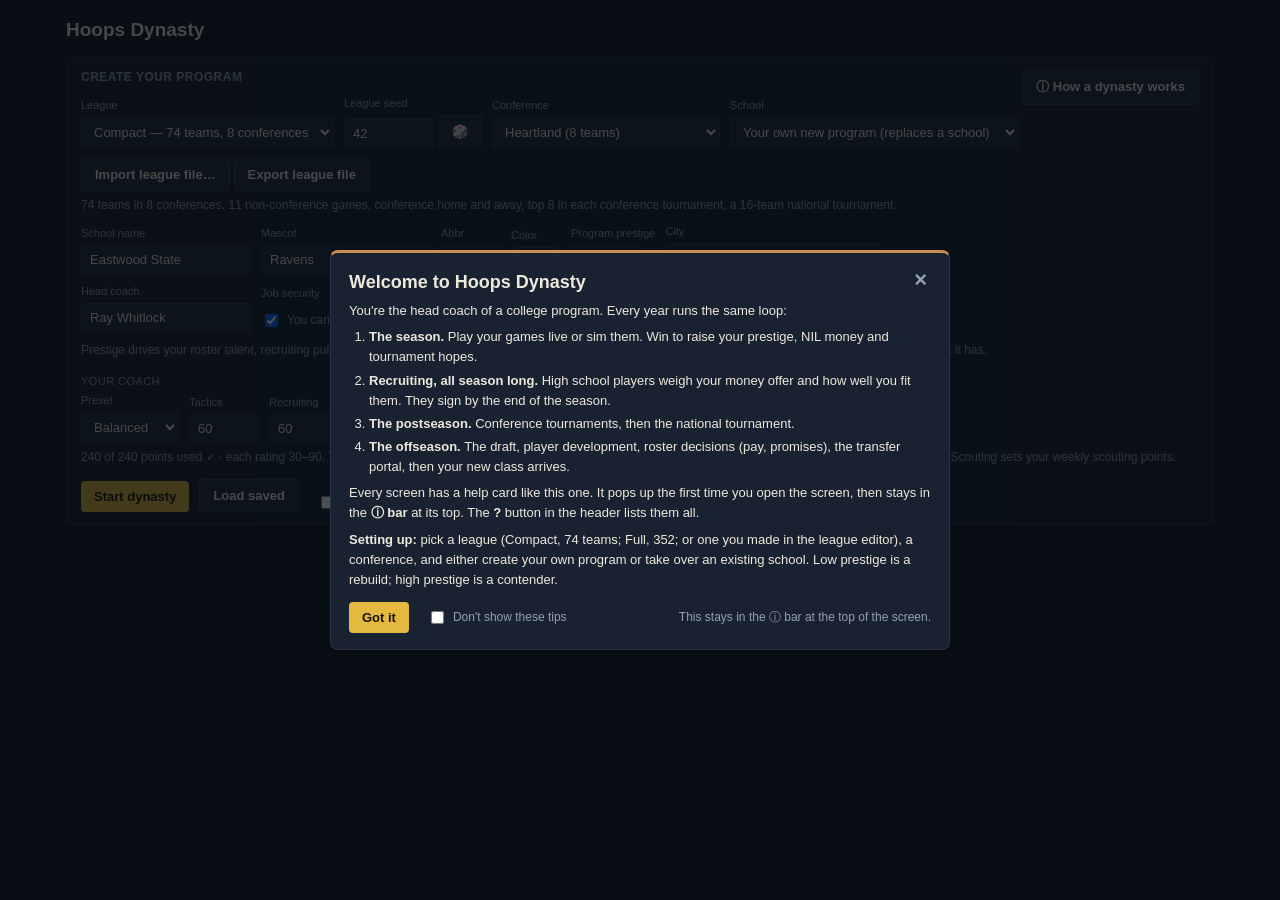
<file: index.html>
<!DOCTYPE html>
<html lang="en">
<head>
<meta charset="UTF-8">
<meta name="viewport" content="width=device-width, initial-scale=1.0">
<title>Hoops Dynasty</title>
<link rel="stylesheet" href="ui/ui_style.css">
</head>
<body>
<div id="wrap">
  <h1>Hoops Dynasty</h1>

  <!-- ===== SETUP ===== -->
  <div id="setup">
    <div class="card">
      <h2>Create your program <button class="quiet mini" style="float:right" onclick="helpShow('welcome')">ⓘ How a dynasty works</button></h2>
      <div class="row">
        <div><label>League</label><select id="sLeague" onchange="fillConfs()"></select></div>
        <div><label>League seed</label><span class="row" style="gap:4px"><input type="number" id="sSeed" value="42" style="width:90px" onchange="fillSchools()"><button class="quiet" type="button" title="Random seed" onclick="$('sSeed').value=1+Math.floor(Math.random()*999999);fillSchools()">🎲</button></span></div>
        <div><label>Conference</label><select id="sConf" onchange="fillSchools()"></select></div>
        <div><label>School</label><select id="sSchool" onchange="schoolPicked()"></select></div>
        <div style="align-self:end"><button class="quiet" type="button" onclick="$('sLeagueFile').click()" title="Load a league definition (.json): conferences, sizes, tiers, and your own school names">Import league file…</button>
          <button class="quiet" type="button" onclick="exportLeagueFile()" title="Download this league with this seed's schools, coaches and rosters as a .json file you can edit and import">Export league file</button>
          <input type="file" id="sLeagueFile" accept=".json,application/json" style="display:none" onchange="importLeagueFile(this)"></div>
      </div>
      <p class="hint" id="sLeagueNote" style="margin:6px 0 0"></p>
      <div class="row" id="sOwn" style="margin-top:10px">
        <div><label>School name</label><input type="text" id="sName" value="Eastwood State"></div>
        <div><label>Mascot</label><input type="text" id="sMascot" value="Ravens"></div>
        <div><label>Abbr</label><input type="text" id="sAbbr" value="EAS" maxlength="4" style="width:60px;text-transform:uppercase"></div>
        <div><label>Color</label><input type="color" id="sColor" value="#C0392B"></div>
        <div><label>Program prestige</label><input type="number" id="sPrestige" value="45" min="20" max="95"></div>
        <div><label>City</label><select id="sCity"></select></div>
      </div>
      <div class="row" style="margin-top:10px">
        <div><label>Head coach</label><input type="text" id="sCoach" value="Ray Whitlock"></div>
        <div><label>Job security</label><label style="display:inline-flex;align-items:center;gap:6px;margin:6px 0 0;font-size:12px;text-transform:none"><input type="checkbox" id="sFire" checked> You can be fired</label></div>
      </div>
      <p class="hint" style="margin:10px 0 0">Prestige drives your roster talent, recruiting pull and home crowd. Start low for a rebuild, high to inherit a contender — or take over an existing school and keep what it has.</p>
      <div class="sect" style="margin-top:14px">Your coach</div>
      <div class="row" id="coachBuild"></div>
      <p class="hint" id="coachPool" style="margin:6px 0 0"></p>
      <div class="row" style="margin-top:12px">
        <button onclick="newDynasty()">Start dynasty</button>
        <button class="quiet" onclick="loadGame()">Load saved</button>
        <label style="display:inline-flex;align-items:center;gap:6px;margin:0 0 0 8px;font-size:12px"><input type="checkbox" id="dbgBox" onchange="setDebug(this.checked)"> Debug tools</label>
      </div>
    </div>
  </div>

  <!-- ===== LIVE GAME ===== -->
  <div id="gameScreen" style="display:none">
    <div id="pregame"></div>
    <div id="liveWrap" style="display:none">
      <div class="board" id="gBoard"></div>
      <div class="fitbox" id="gFit"></div>
      <div class="finalCard" id="gFinal"></div>
      <div class="controls">
        <div class="grp">
          <button id="gPlay" onclick="gTogglePlay()">▶ Play</button>
          <button class="quiet" id="gStep" onclick="gStep()">Possession</button>
          <button class="quiet" id="gEnd" onclick="gSimEnd()">Sim to end</button>
          <span>speed</span>
          <select id="gSpeedSel" class="phoneOnly" onchange="gSpeed(this.value)"><option value="0.25">¼×</option><option value="0.5">½×</option><option value="1">1×</option><option value="2">2×</option><option value="4">4×</option><option value="8">8×</option></select>
          <button class="quiet deskOnly" data-speed="0.25" onclick="gSpeed(0.25)">¼×</button>
          <button class="quiet deskOnly" data-speed="0.5" onclick="gSpeed(0.5)">½×</button>
          <button class="quiet deskOnly" data-speed="1" onclick="gSpeed(1)">1×</button>
          <button class="quiet deskOnly" data-speed="2" onclick="gSpeed(2)">2×</button>
          <button class="quiet deskOnly" data-speed="4" onclick="gSpeed(4)">4×</button>
          <button class="quiet deskOnly" data-speed="8" onclick="gSpeed(8)">8×</button>
        </div>
        <div class="grp">
          <button class="quiet" id="gTO" onclick="gTimeout()">Timeout</button>
          <button class="quiet" id="gAuto" onclick="gToggleAuto()" title="Let the assistant handle subs">Auto-coach</button>
          <button class="quiet" id="gLate" onclick="gToggleLate()" title="Automatic clock management late">Late-game AI</button>
          <button class="quiet" id="gDead" onclick="gToggleDead()" title="Pause Play at every dead ball (when subs and timeouts are allowed)">Stop at dead balls</button>
        </div>
        <div class="grp">
          <span>offense</span><select id="gOff" onchange="gStyle()"></select>
          <span id="gIsoWrap" style="display:none">go-to guy <select id="gIso" onchange="gIsoSet()"></select></span>
          <span>defense</span><select id="gDef" onchange="gStyle()"></select>
        </div>
        <div class="grp gtabs"><button class="quiet" id="gTabPbp" onclick="gTab('pbp')">Play-by-play</button><button class="quiet phoneOnly" id="gTabAway" onclick="gTab('away')">Away</button><button class="quiet phoneOnly" id="gTabHome" onclick="gTab('home')">Home</button><button class="quiet" id="gTabBox" onclick="gTab('box')">Box score</button><button class="quiet" id="gTabRolls" onclick="gTab('rolls')" title="Every dice roll the engine made, with the odds">Rolls</button><button class="quiet" id="gCourtBtn" onclick="courtToggle()" title="Show or hide the court">Court</button></div>
      </div>
      <div class="banner" id="gBanner"></div>
      <div class="gmain">
        <div class="card lineup" id="gLeft"></div>
        <div class="card gmid"><div id="gCourtWrap"><div class="courtBox" id="gCourt"></div><div class="courtCap" id="gCourtCap"></div></div><div class="pbp" id="gPbp"></div><div id="gBox" style="display:none"></div><div class="rolls" id="gRolls" style="display:none"></div></div>
        <div class="card lineup" id="gRight"></div>
      </div>
    </div>
  </div>

  <!-- ===== PLAYER CARD ===== -->
  <div class="modalBg helpModal" id="helpBg" onclick="if(event.target===this)helpClose(HELPCUR)"><div class="pcard helpCardBox" id="helpCard"></div></div>
  <div class="modalBg" id="cardBg" onclick="if(event.target===this)closeCard()">
    <div class="pcard" id="cardBox"></div>
  </div>

  <!-- ===== MAIN ===== -->
  <div id="main" style="display:none">
    <div class="hdr" id="teamHdr"></div>
    <div class="simBar" id="simBar" style="display:none"></div>
    <div class="tabs" id="tabs"></div>
    <div id="view"></div>
  </div>
</div>

<script src="sim/tuning.js"></script>
<script src="sim/text.js"></script>
<script src="sim/engine.js"></script>
<script src="sim/archetypes.js"></script>
<script src="sim/sample_teams.js"></script>
<script src="dynasty/geo.js"></script>
<script src="dynasty/pipelines.js"></script>
<script src="dynasty/leagues.js"></script>
<script src="dynasty/league.js"></script>
<script src="dynasty/rankings.js"></script>
<script src="dynasty/season.js"></script>
<script src="dynasty/development.js"></script>
<script src="dynasty/draft.js"></script>
<script src="dynasty/offseason.js"></script>
<script src="dynasty/recruiting.js"></script>
<script src="dynasty/program.js"></script>
<script src="dynasty/roster.js"></script>
<script src="dynasty/portal.js"></script>
<script src="dynasty/coaches.js"></script>
<script src="dynasty/awards.js"></script>
<script src="dynasty/records.js"></script>
<script src="dynasty/hof.js"></script>
<script src="dynasty/save.js"></script>
<script src="ui/ui_help.js"></script>
<script src="ui/ui_core.js"></script>
<script src="ui/ui_season.js"></script>
<script src="ui/ui_live.js"></script>
<script src="ui/ui_court.js"></script>
<script src="ui/ui_offseason.js"></script>
<script src="ui/ui_program.js"></script>
<script src="ui/ui_recruiting.js"></script>
<script src="ui/ui_saves.js"></script>
<script src="ui/ui_debug.js"></script>
<script src="ui/us_map.js"></script>
<script src="ui/ui_map.js"></script>
<script src="ui/ui_draft.js"></script>
<script src="ui/ui_staff.js"></script>
<script src="ui/ui_awards.js"></script>
<script src="ui/ui_history.js"></script>
</body>
</html>
</file>
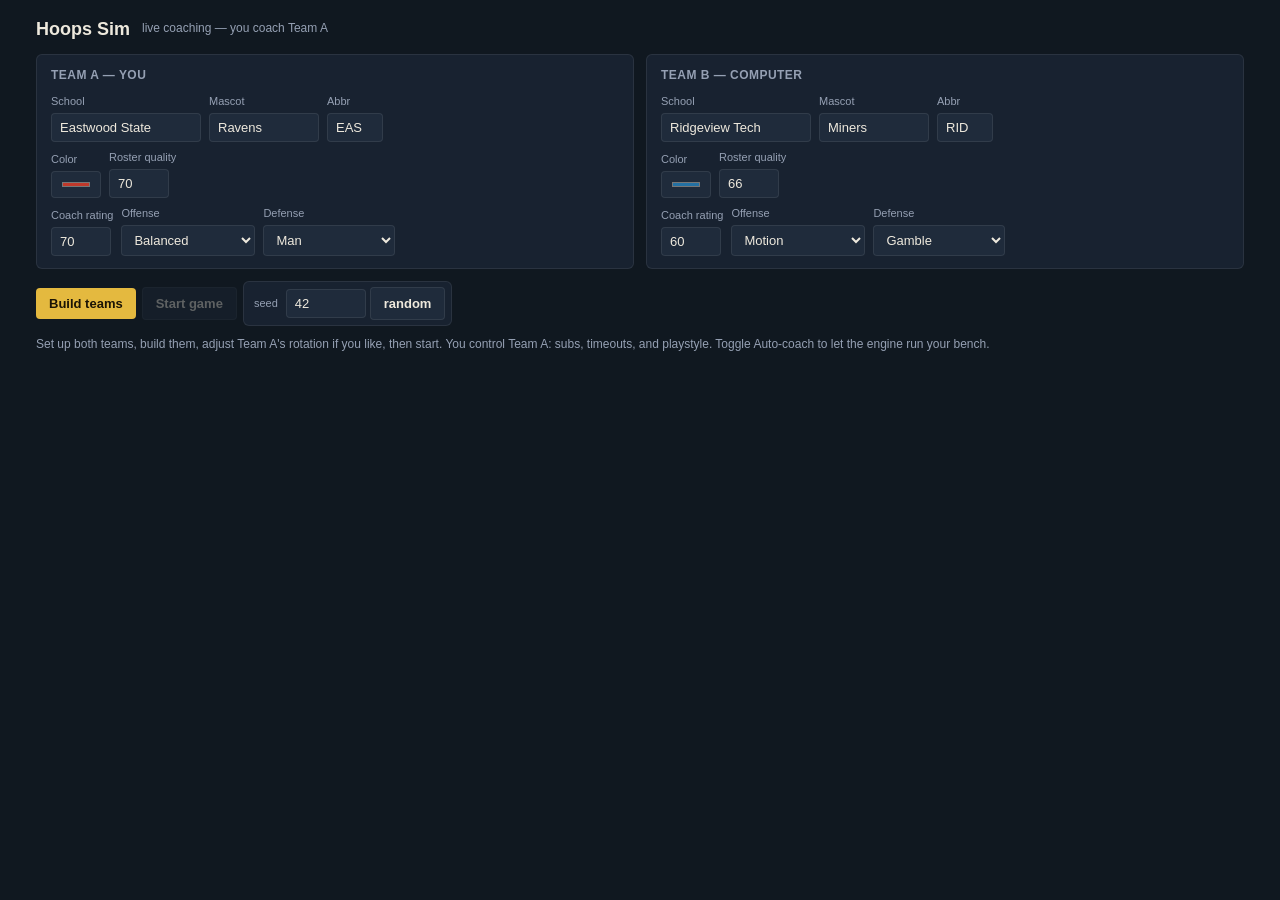
<file: game.html>
<!DOCTYPE html>
<html lang="en">
<head>
<meta charset="UTF-8">
<meta name="viewport" content="width=device-width, initial-scale=1.0">
<title>Hoops Sim — live coaching</title>
<style>
  :root{
    --bg:#101820; --panel:#182230; --panel2:#1f2b3b; --line:rgba(255,255,255,.08);
    --ink:#EEE9DD; --dim:#95A0B3; --gold:#E4B93F; --green:#5BB07F; --red:#D5574D; --amber:#E0964A; --court:#C89056;
  }
  *{box-sizing:border-box}
  body{margin:0;background:var(--bg);color:var(--ink);font:14px/1.45 -apple-system,BlinkMacSystemFont,"Segoe UI",Helvetica,Arial,sans-serif}
  .num{font-family:"Arial Narrow","Helvetica Neue Condensed",Arial,sans-serif;font-weight:800;font-variant-numeric:tabular-nums}
  #wrap{max-width:1240px;margin:0 auto;padding:16px 16px 60px}
  h1{font-size:18px;margin:0 0 12px;font-weight:700;display:flex;align-items:center;gap:12px}
  h1 small{color:var(--dim);font-weight:400;font-size:12px}
  .card{background:var(--panel);border:1px solid var(--line);border-radius:6px;padding:12px 14px}
  .card h2{font-size:12px;color:var(--dim);margin:0 0 10px;font-weight:600;text-transform:uppercase;letter-spacing:.04em}
  .row{display:flex;gap:8px;flex-wrap:wrap;align-items:end}
  .row label{font-size:11px;color:var(--dim);display:block;margin-bottom:3px}
  input,select{background:var(--panel2);color:var(--ink);border:1px solid var(--line);border-radius:4px;padding:6px 8px;font-size:13px}
  input[type=text]{width:150px} input[type=number]{width:60px}
  button{background:var(--gold);color:#1b1405;border:0;border-radius:4px;padding:8px 13px;font-weight:700;cursor:pointer;font-size:13px;white-space:nowrap}
  button.quiet{background:var(--panel2);color:var(--ink);border:1px solid var(--line)}
  button.on{background:var(--ink);color:#101820}
  button.danger{background:var(--red);color:#fff}
  button:disabled{opacity:.35;cursor:default}
  .setup{display:grid;grid-template-columns:1fr 1fr;gap:12px;margin-bottom:12px}
  .rot{width:100%;border-collapse:collapse;font-size:12px;margin-top:8px}
  .rot td,.rot th{padding:3px 4px;border-bottom:1px solid var(--line);text-align:left}
  .rot input{width:52px;padding:3px 5px}
  .rot .sum{color:var(--gold);font-weight:700}
  .rot .sum.bad{color:var(--red)}

  .board{display:grid;grid-template-columns:1fr auto 1fr;align-items:center;background:var(--panel);border:1px solid var(--line);border-top:3px solid var(--court);border-radius:6px;padding:12px 18px;margin-bottom:10px}
  .board .team{display:flex;align-items:center;gap:10px}
  .board .team.right{justify-content:flex-end;text-align:right}
  .dot{width:12px;height:12px;border-radius:50%;flex:none}
  .board .score{font-size:40px;line-height:1}
  .board .tos{color:var(--dim);font-size:11px;letter-spacing:2px}
  .board .mid{text-align:center;color:var(--dim);font-size:12px;padding:0 24px}
  .board .mid .clk{font-size:22px;color:var(--ink)}
  .board .style{font-size:11px;color:var(--dim)}

  .controls{display:flex;gap:6px;align-items:center;flex-wrap:wrap;margin-bottom:10px}
  .controls .grp{display:flex;gap:4px;align-items:center;background:var(--panel);border:1px solid var(--line);border-radius:6px;padding:5px 6px}
  .controls .grp span{font-size:11px;color:var(--dim);padding:0 4px}
  .controls select{padding:5px 6px}
  .banner{display:none;background:#3a2f12;border:1px solid var(--gold);color:var(--gold);padding:8px 12px;border-radius:6px;margin-bottom:10px;font-size:13px}

  .main{display:grid;grid-template-columns:340px 1fr;gap:12px}
  @media(max-width:900px){.setup,.main{grid-template-columns:1fr}}
  .lineup table{width:100%;border-collapse:collapse;font-size:12px}
  .lineup th{text-align:left;color:var(--dim);font-weight:600;padding:4px 3px;border-bottom:1px solid var(--line);font-size:11px}
  .lineup td{padding:5px 3px;border-bottom:1px solid var(--line);vertical-align:middle}
  .lineup tr.out td{color:var(--dim)}
  .lineup .nm{font-weight:600}
  .lineup .nm small{color:var(--dim);font-weight:400;margin-left:4px}
  .bar{height:6px;background:var(--panel2);border-radius:3px;overflow:hidden;width:64px}
  .bar i{display:block;height:100%;background:var(--green)}
  .bar i.mid{background:var(--amber)} .bar i.low{background:var(--red)}
  .pf{font-weight:700} .pf.warn{color:var(--amber)} .pf.bad{color:var(--red)}
  .lineup select{padding:3px 4px;font-size:11px;max-width:120px}
  .sect{color:var(--dim);font-size:11px;text-transform:uppercase;letter-spacing:.04em;margin:10px 0 4px}

  .pbp{height:560px;overflow-y:auto;padding-right:6px}
  .pbp .ev{display:grid;grid-template-columns:62px 1fr auto;gap:10px;padding:4px 4px;border-bottom:1px solid var(--line);font-size:13px}
  .pbp .ev .t{color:var(--dim);font-size:12px}
  .pbp .ev .s{color:var(--dim);font-size:12px}
  .pbp .ev.made .s{color:var(--gold)}
  .pbp .ev.tov .txt{color:var(--red)} .pbp .ev.sub .txt,.pbp .ev.period .txt{color:var(--dim);font-style:italic}
  .pbp .ev.to .txt{color:var(--gold);font-weight:600}
  .pbp .ev.alert .txt{color:var(--amber);font-weight:600}
  .pbp .ev.a{border-left:3px solid var(--tA)} .pbp .ev.b{border-left:3px solid var(--tB)}
  .tabs{display:flex;gap:4px;margin-bottom:8px}
  .tabs button{padding:5px 10px;font-size:12px}
  table.box{width:100%;border-collapse:collapse;font-size:12px;margin-bottom:12px}
  .box th{text-align:right;color:var(--dim);font-weight:600;padding:4px 4px;border-bottom:1px solid var(--line);font-size:11px}
  .box td{text-align:right;padding:4px 4px;border-bottom:1px solid var(--line)}
  .box th:first-child,.box td:first-child{text-align:left}
  .box tr.starter td:first-child{font-weight:700}
  .box tr.total td{color:var(--gold);font-weight:700;border-top:1px solid var(--dim)}
  details{margin-top:10px} summary{cursor:pointer;color:var(--dim);font-size:12px}
  pre{font-size:11px;color:var(--dim);white-space:pre-wrap;max-height:240px;overflow:auto;background:var(--panel2);padding:10px;border-radius:4px}
  .hint{color:var(--dim);font-size:12px;margin:0 0 10px}
  .rolls{height:560px;overflow-y:auto;font:11px/1.5 ui-monospace,Menlo,Consolas,monospace;color:var(--dim)}
  .rolls div{white-space:pre-wrap}
  .rolls .ph{color:var(--gold);margin-top:6px}

  .lineup .nm{font-weight:600;cursor:pointer}
  .lineup .nm:hover{color:var(--gold);text-decoration:underline}
  .ovrCell{font-weight:700;font-variant-numeric:tabular-nums}
  .ovrCell .drop{color:var(--red);font-weight:600;font-size:11px;margin-left:2px}

  .modalBg{display:none;position:fixed;inset:0;background:rgba(6,10,16,.72);z-index:50;align-items:center;justify-content:center;padding:20px}
  .modalBg.show{display:flex}
  .pcard{background:var(--panel);border:1px solid var(--line);border-top:3px solid var(--court);border-radius:8px;max-width:460px;width:100%;padding:16px 18px;max-height:90vh;overflow:auto}
  .pcard .top{display:flex;justify-content:space-between;align-items:flex-start;gap:12px;margin-bottom:4px}
  .pcard .who{font-size:19px;font-weight:700}
  .pcard .meta{color:var(--dim);font-size:12px;margin-bottom:12px}
  .pcard .close{background:none;border:0;color:var(--dim);font-size:22px;padding:0 4px;cursor:pointer;line-height:1}
  .pcard .ovrBig{text-align:right;line-height:1.1}
  .pcard .ovrBig b{font-size:30px;font-family:"Arial Narrow",Arial,sans-serif}
  .pcard .ovrBig .sub{font-size:11px;color:var(--dim)}
  .pcard .ovrBig .sub .down{color:var(--red);font-weight:700}
  .rgroup{margin-top:12px}
  .rgroup h4{margin:0 0 6px;font-size:11px;color:var(--dim);text-transform:uppercase;letter-spacing:.05em;font-weight:600}
  .rline{display:grid;grid-template-columns:74px 1fr 62px;align-items:center;gap:8px;padding:2px 0;font-size:12px}
  .rline .lbl{color:var(--dim)}
  .rbar{height:8px;background:var(--panel2);border-radius:4px;overflow:hidden;position:relative}
  .rbar i{position:absolute;left:0;top:0;bottom:0;background:var(--dim);opacity:.45}
  .rbar b{position:absolute;left:0;top:0;bottom:0;background:var(--green);border-radius:4px}
  .rbar b.mid{background:var(--amber)} .rbar b.low{background:var(--red)}
  .rval{text-align:right;font-variant-numeric:tabular-nums;font-weight:700}
  .rval .was{color:var(--dim);font-weight:400;font-size:11px;margin-right:4px;text-decoration:line-through}
  .statline{display:flex;gap:14px;flex-wrap:wrap;margin-top:12px;padding-top:10px;border-top:1px solid var(--line);font-size:12px;color:var(--dim)}
  .statline b{color:var(--ink);font-size:14px;display:block;font-variant-numeric:tabular-nums}
  .arch{color:var(--dim);font-size:11px}
  .fitbox{display:grid;grid-template-columns:1fr 1fr;gap:8px;margin-bottom:10px}
  @media(max-width:900px){.fitbox{grid-template-columns:1fr}}
  .fitrow{background:var(--panel);border:1px solid var(--line);border-radius:6px;padding:8px 10px;font-size:12px}
  .fitrow .hd{display:flex;justify-content:space-between;align-items:baseline;gap:8px}
  .fitrow .nm2{font-weight:700}
  .fitrow .gr{font-weight:700;text-transform:capitalize}
  .fitrow .gr.excellent,.fitrow .gr.good{color:var(--green)}
  .fitrow .gr.average{color:var(--amber)}
  .fitrow .gr.poor,.fitrow .gr.terrible{color:var(--red)}
  .fitrow .why{color:var(--dim);font-size:11px;margin-top:2px}
  .fitbar{height:5px;background:var(--panel2);border-radius:3px;overflow:hidden;margin-top:5px}
  .fitbar i{display:block;height:100%;background:var(--green)}
  .fitbar i.average{background:var(--amber)} .fitbar i.poor,.fitbar i.terrible{background:var(--red)}
  .final{display:none;background:var(--panel);border:1px solid var(--line);border-top:3px solid var(--gold);border-radius:6px;padding:14px 18px;margin-bottom:10px}
  .final.show{display:block}
  .final .hdr{display:flex;justify-content:space-between;align-items:center;flex-wrap:wrap;gap:10px;margin-bottom:10px}
  .final .hdr .res{font-size:15px;font-weight:700}
  .final .cols{display:grid;grid-template-columns:1fr 1fr;gap:16px}
  @media(max-width:900px){.final .cols{grid-template-columns:1fr}}
  .final .lead{font-size:12px;color:var(--dim);margin-bottom:4px;text-transform:uppercase;letter-spacing:.04em}
  .final .tp{display:flex;justify-content:space-between;font-size:13px;padding:3px 0;border-bottom:1px solid var(--line)}
  .final .tp b{font-variant-numeric:tabular-nums}
  .final .splits{font-size:12px;color:var(--dim);margin-top:8px}
  .final .splits b{color:var(--ink)}
</style>
</head>
<body>
<div id="wrap">
  <h1>Hoops Sim <small>live coaching — you coach Team A</small></h1>

  <div id="setupWrap">
    <div class="setup">
      <div class="card" id="setupA"></div>
      <div class="card" id="setupB"></div>
    </div>
    <div class="controls">
      <button onclick="buildTeams()">Build teams</button>
      <button class="quiet" id="btnStart" onclick="startGame()" disabled>Start game</button>
      <div class="grp"><span>seed</span><input type="number" id="seed" value="42" style="width:80px"><button class="quiet" onclick="document.getElementById('seed').value=Math.floor(Math.random()*1e6)">random</button></div>
    </div>
    <div class="card" id="rotCard" style="display:none;margin-bottom:12px">
      <h2>Team A rotation — target minutes (must total 200)</h2>
      <div id="rotBody"></div>
    </div>
  </div>

  <div id="game" style="display:none">
    <div class="board" id="board"></div>
    <div class="final" id="final"></div>
    <div class="fitbox" id="fitbox"></div>
    <div class="banner" id="banner"></div>
    <div class="controls">
      <div class="grp">
        <button id="btnPlay" onclick="togglePlay()">▶ Play</button>
        <button class="quiet" onclick="stepOnce()" id="btnStep">Next poss.</button>
        <button class="quiet" onclick="simToEnd()" id="btnEnd">Sim to final</button>
      </div>
      <div class="grp"><span>speed</span>
        <button class="quiet" data-speed="0.25" onclick="setSpeed(0.25)">¼×</button>
        <button class="quiet" data-speed="0.5" onclick="setSpeed(0.5)">½×</button>
        <button class="quiet" data-speed="1" onclick="setSpeed(1)">1×</button>
        <button class="quiet" data-speed="2" onclick="setSpeed(2)">2×</button>
        <button class="quiet" data-speed="4" onclick="setSpeed(4)">4×</button>
        <button class="quiet" data-speed="8" onclick="setSpeed(8)">8×</button>
      </div>
      <div class="grp">
        <button class="quiet" id="btnDead" onclick="toggleDead()">Stop at dead balls</button>
        <button class="quiet" id="btnAuto" onclick="toggleAuto()">Auto-coach</button>
        <button class="quiet" id="btnLate" onclick="toggleLate()" title="Hold for the last shot, milk a lead, foul when trailing late">Late-game AI</button>
      </div>
      <div class="grp">
        <button class="danger" id="btnTO" onclick="timeout()">Timeout</button>
        <span>offense</span><select id="liveOff" onchange="liveStyle()"></select>
        <span id="isoWrap" style="display:none">go-to guy <select id="liveIso" onchange="liveIso()"></select></span>
        <span>defense</span><select id="liveDef" onchange="liveStyle()"></select>
      </div>
      <label style="font-size:12px;color:var(--dim);margin-left:auto"><input type="checkbox" id="showPasses" onchange="TEXT.showPasses=this.checked;renderPbp(true)"> passes</label>
      <button class="quiet" onclick="mainMenu()">Main menu</button>
    </div>

    <div class="main">
      <div class="card lineup">
        <h2 id="lineupTitle">Your bench</h2>
        <div id="lineup"></div>
      </div>
      <div class="card">
        <div class="tabs">
          <button class="quiet on" id="tabPbp" onclick="showTab('pbp')">Play-by-play</button>
          <button class="quiet" id="tabBox" onclick="showTab('box')">Box score</button>
          <button class="quiet" id="tabRolls" onclick="showTab('rolls')" title="Every dice roll the engine made, with the odds">Rolls</button>
        </div>
        <div class="pbp" id="pbp"></div>
        <div id="box" style="display:none"></div>
        <div class="rolls" id="rolls" style="display:none"></div>
      </div>
    </div>
  </div>
  <div class="modalBg" id="cardBg" onclick="if(event.target===this) hideCard()">
    <div class="pcard" id="cardBody"></div>
  </div>
  <p class="hint" id="emptyHint">Set up both teams, build them, adjust Team A's rotation if you like, then start. You control Team A: subs, timeouts, and playstyle. Toggle Auto-coach to let the engine run your bench.</p>
</div>

<script src="sim/tuning.js"></script>
<script src="sim/text.js"></script>
<script src="sim/engine.js"></script>
<script src="sim/archetypes.js"></script>
<script src="sim/sample_teams.js"></script>
<script>
const $ = (id) => document.getElementById(id);
let G = null, teams = null, pbpCount = 0, playing = false, speed = 1, stopAtDead = false, timer = null;
const alerted = {};   // one alert per player per foul threshold
let cardOpen = null;  // player id whose card is showing, so it can refresh live

/* ---------- setup ---------- */
function styleOptions(kind, sel){
  return Object.entries(TUNING.styles[kind]).map(([k,v])=>`<option value="${k}" ${k===sel?'selected':''}>${v.label}</option>`).join("");
}
function setupCard(id, d){
  $("setup"+id).innerHTML = `
    <h2>Team ${id}${id==="A"?" — you":" — computer"}</h2>
    <div class="row">
      <div><label>School</label><input type="text" id="name${id}" value="${d.name}" oninput="autoAbbr('${id}')"></div>
      <div><label>Mascot</label><input type="text" id="mascot${id}" value="${d.mascot}" style="width:110px"></div>
      <div><label>Abbr</label><input type="text" id="abbr${id}" value="${d.abbr}" maxlength="4" style="width:56px;text-transform:uppercase"></div>
    </div>
    <div class="row" style="margin-top:8px">
      <div><label>Color</label><input type="color" id="color${id}" value="${d.color}"></div>
      <div><label>Roster quality</label><input type="number" id="q${id}" value="${d.q}" min="35" max="95"></div>
    </div>
    <div class="row" style="margin-top:8px">
      <div><label>Coach rating</label><input type="number" id="cr${id}" value="${d.cr}" min="25" max="99"></div>
      <div><label>Offense</label><select id="off${id}">${styleOptions("offense", d.offense)}</select></div>
      <div><label>Defense</label><select id="def${id}">${styleOptions("defense", d.defense)}</select></div>
    </div>`;
}
setupCard("A", {name:"Eastwood State", mascot:"Ravens", abbr:"EAS", color:"#C0392B", q:70, cr:70, offense:"balanced", defense:"man"});
setupCard("B", {name:"Ridgeview Tech", mascot:"Miners", abbr:"RID", color:"#2471A3", q:66, cr:60, offense:"motion", defense:"gamble"});

/* abbreviation follows the school name until the user edits it themselves */
function autoAbbr(id){
  const box = $("abbr"+id);
  if(box.dataset.touched) return;
  box.value = SampleTeams.autoAbbr($("name"+id).value);
}
["A","B"].forEach(id => $("abbr"+id).addEventListener("input", e => { e.target.dataset.touched = "1"; }));

function readTeam(id, rand){
  return SampleTeams.generateTeam(rand, {
    id, name: $("name"+id).value || ("Team "+id), mascot: $("mascot"+id).value,
    abbr: ($("abbr"+id).value || "").toUpperCase(), color: $("color"+id).value, quality: +$("q"+id).value,
    coach: { rating: +$("cr"+id).value, offense: $("off"+id).value, defense: $("def"+id).value },
  });
}

function buildTeams(){
  const seed = +$("seed").value || 1;
  const rand = Engine.makeRng(seed);
  teams = [readTeam("A", rand), readTeam("B", rand)];
  teams[0].control = "manual";
  // preview game just to get default rotation / ovr
  const preview = Engine.createGame(teams[0], teams[1], { seed, debug: true });
  const t = preview.teams[0];
  const rows = [...t.players].sort((a,b)=>(t.rotation[b.id]||0)-(t.rotation[a.id]||0)).map(p=>`
    <tr><td>${p.name} <span class="arch">${p.archetype||""}${p.wildcard?` · ${p.wildcard}`:""}</span></td><td>${p.pos}</td><td>${p.ovr}</td><td>${p.height? Math.floor(p.height/12)+"'"+p.height%12 : ""}</td>
    <td><input type="number" min="0" max="40" data-id="${p.id}" value="${t.rotation[p.id]||0}" oninput="rotSum()"></td></tr>`).join("");
  $("rotBody").innerHTML = `<table class="rot"><thead><tr><th>Player</th><th>Pos</th><th>OVR</th><th>Ht</th><th>Min</th></tr></thead><tbody>${rows}</tbody>
    <tfoot><tr><td colspan="4">Total</td><td class="sum" id="rotSum">200</td></tr></tfoot></table>`;
  $("rotCard").style.display = "";
  $("btnStart").disabled = false;
  rotSum();
  // Iso offense: who is the go-to guy? default = best scorer
  const isoOpts = [...t.players].sort((a,b)=>b.ovr-a.ovr).map(p=>`<option value="${p.id}">${p.name} (${p.pos}, ${p.ovr})</option>`).join("");
  $("rotBody").insertAdjacentHTML("beforeend", `<div id="isoPre" style="margin-top:10px;display:${$("offA").value==="iso"?"":"none"}"><label style="font-size:11px;color:var(--dim);display:block;margin-bottom:3px">Iso offense — designated scorer</label><select id="isoPick">${isoOpts}</select></div>`);
  $("offA").onchange = () => { if($("isoPre")) $("isoPre").style.display = $("offA").value==="iso" ? "" : "none"; };
}
function rotSum(){
  let s = 0; document.querySelectorAll("#rotBody input").forEach(i => s += +i.value || 0);
  const el = $("rotSum"); el.textContent = s; el.className = "sum" + (s===200 ? "" : " bad");
  $("btnStart").disabled = s !== 200;
}

function startGame(){
  const seed = +$("seed").value || 1;
  const rot = {}; document.querySelectorAll("#rotBody input").forEach(i => rot[i.dataset.id] = +i.value || 0);
  teams[0].rotation = rot;
  teams[0].isoTarget = $("isoPick") ? $("isoPick").value : null;
  G = Engine.createGame(teams[0], teams[1], { seed, debug: true });
  pbpCount = 0; playing = false; view = null; renderRolls(true); for (const k in alerted) delete alerted[k];
  document.documentElement.style.setProperty("--tA", teams[0].color);
  document.documentElement.style.setProperty("--tB", teams[1].color);
  $("setupWrap").style.display = "none"; $("emptyHint").style.display = "none";
  $("game").style.display = ""; $("pbp").innerHTML = ""; $("final").classList.remove("show"); $("final").innerHTML = "";
  $("liveOff").innerHTML = styleOptions("offense", teams[0].coach.offense);
  $("liveDef").innerHTML = styleOptions("defense", teams[0].coach.defense);
  $("liveIso").innerHTML = [...G.teams[0].players].sort((a,b)=>b.ovr-a.ovr).map(p=>`<option value="${p.id}" ${p.id===G.teams[0].isoTarget?'selected':''}>${p.name.split(" ").pop()} ${p.pos} ${p.ovr}</option>`).join("");
  $("isoWrap").style.display = teams[0].coach.offense === "iso" ? "" : "none";
  setSpeed(speed); banner("");
  renderAll();
}

/* ---------- controls ---------- */
function setSpeed(s){ speed = s; document.querySelectorAll("[data-speed]").forEach(b => b.classList.toggle("on", +b.dataset.speed === s)); }
function syncToggles(){
  if(!G) return;
  $("btnDead").classList.toggle("on", stopAtDead);
  $("btnAuto").classList.toggle("on", G.teams[0].control === "auto");
  $("btnLate").classList.toggle("on", G.teams[0].coach.lateGame !== "off");
  $("btnPlay").textContent = playing ? "⏸ Pause" : "▶ Play";
  const over = G.over;
  $("btnPlay").disabled = over; $("btnStep").disabled = over || playing; $("btnEnd").disabled = over;
  $("btnTO").disabled = over || G.teams[0].timeouts <= 0;
  $("btnTO").textContent = `Timeout (${G.teams[0].timeouts})`;
}
function toggleDead(){ stopAtDead = !stopAtDead; syncToggles(); }
function toggleAuto(){ if(!G) return; Engine.setControl(G, 0, G.teams[0].control === "auto" ? "manual" : "auto"); syncToggles(); renderLineup(); }
function toggleLate(){ if(!G) return; Engine.setLateGame(G, 0, G.teams[0].coach.lateGame === "off" ? "auto" : "off"); syncToggles(); renderBoard(); }
function liveStyle(){
  if(!G) return;
  Engine.setStyle(G, 0, { offense: $("liveOff").value, defense: $("liveDef").value });
  $("isoWrap").style.display = $("liveOff").value === "iso" ? "" : "none";
  renderBoard(); renderFit();
}
function liveIso(){ if(!G) return; Engine.setIsoTarget(G, 0, $("liveIso").value); renderFit(); }
function timeout(){
  if(!G) return;
  if(Engine.callTimeout(G, 0)){ pause(); renderAll(); banner("Timeout. Make your subs and changes, then press Play."); }
}
function doSub(outId, inId){
  if(!G || !inId) return;
  if(Engine.substitute(G, 0, outId, inId)) { renderAll(); }
}
function banner(msg){ const b = $("banner"); b.textContent = msg; b.style.display = msg ? "" : "none"; }

function togglePlay(){ playing ? pause() : play(); }
function pause(){ playing = false; clearTimeout(timer); syncToggles(); }
function play(){ if(!G || G.over) return; playing = true; banner(""); syncToggles(); loop(); }

/* one possession, then reveal its lines at the chosen speed, then decide whether to continue */
function loop(){
  if(!playing || !G || G.over){ pause(); return; }
  const evBefore = G.events.length;
  const alive = Engine.advance(G);
  const perLine = 650 / speed;
  const reveal = () => {
    if(!playing) return;
    if(pbpCount < G.events.length) renderPbpOne();
    if(pbpCount < G.events.length){ timer = setTimeout(reveal, perLine); return; }
    renderBoard(); renderLineup(); renderFit(); renderRolls(); if($("box").style.display !== "none") renderBox(); if(cardOpen) showCard(cardOpen);
    const stop = checkAlerts() || !alive || (stopAtDead && G.deadBall) || lastType(evBefore, "period_end");
    if(stop){ pause(); if(!alive) banner("Final."); return; }
    timer = setTimeout(loop, perLine);
  };
  reveal();
}
function lastType(from, type){ return G.events.slice(from).some(e => e.type === type); }
function stepOnce(){
  if(!G || G.over) return;
  Engine.advance(G);
  renderAll(); checkAlerts(); syncToggles();
}
function simToEnd(){
  if(!G) return; pause();
  while(Engine.advance(G));
  renderAll(); banner("Final."); syncToggles();
}

/* alerts: your players hitting foul trouble, opponent runs. Returns true if the game should pause (manual mode only). */
function checkAlerts(){
  if(!G) return false;
  const me = G.teams[0], opp = G.teams[1];
  let msg = null;
  for(const id of me.onCourt){
    const p = G.byId[id], key = id + ":" + p.stats.pf;
    if(p.stats.pf >= 2 && !alerted[key] && Engine.inFoulTrouble(G, p)){ alerted[key] = true; msg = `${p.name} has ${p.stats.pf} fouls.`; }
  }
  const runKey = "run:" + G.period + ":" + G.run.teamIdx + ":" + G.run.pts;
  if(G.run.teamIdx === opp.idx && G.run.pts >= TUNING.ai.runTrigger && !alerted[runKey]){ alerted[runKey] = true; msg = `${opp.name} on a ${G.run.pts}-0 run.`; }
  if(msg){ pushAlert(msg); banner(msg + (me.control === "manual" ? " Game paused." : "")); return me.control === "manual"; }
  return false;
}
function pushAlert(msg){
  const div = document.createElement("div"); div.className = "ev alert";
  div.innerHTML = `<span class="t">${TEXT.clock({period:G.period, clock:G.clock})}</span><span class="txt">${msg}</span><span class="s"></span>`;
  $("pbp").appendChild(div); $("pbp").scrollTop = $("pbp").scrollHeight;
}

/* ---------- rendering ---------- */
/* how well the five on the floor suit your two schemes right now */
function renderFit(){
  const f = Engine.styleFit(G, 0);
  const one = (kind, s) => {
    if(!s.reads) return `<div class="fitrow"><div class="hd"><span class="nm2">${kind}: ${s.label}</span><span class="gr">no fit requirement</span></div>
      <div class="why">This scheme works with any lineup.</div></div>`;
    const pct = Math.round(100 * Math.max(0, Math.min(1, (s.scale - 0.30) / 0.85)));
    const who = s.isoTarget ? (s.fallback ? `${s.isoTarget} is on the bench — running Balanced until he's back` : `go-to guy: ${s.isoTarget}, reads his ${s.reads.replace(" (target)","")}`) : `reads ${s.reads} — your five average ${s.value}`;
    return `<div class="fitrow">
      <div class="hd"><span class="nm2">${kind}: ${s.label}</span><span class="gr ${s.fallback?'average':s.grade}">${s.fallback?'benched':s.grade+' fit'}</span></div>
      <div class="why">${who}</div>
      <div class="fitbar"><i class="${s.grade}" style="width:${pct}%"></i></div></div>`;
  };
  $("fitbox").innerHTML = one("Offense", f.offense) + one("Defense", f.defense);
}

function renderAll(){ renderBoard(); renderPbp(); renderLineup(); renderFit(); renderRolls(); if($("box").style.display !== "none") renderBox(); if(cardOpen) showCard(cardOpen); syncToggles(); if(G.over) renderFinal(); }

function renderFinal(){
  const b = Engine.boxScore(G), [A,B] = b.teams, me = G.teams[0];
  const won = b.score[0] > b.score[1];
  const ot = b.periods > 2 ? ` (${b.periods-2}OT)` : "";
  const top = (t) => [...t.players].sort((x,y)=>y.pts-x.pts).slice(0,3).map(p=>`<div class="tp"><span>${p.name} <span class="arch">${p.pos}</span></span><b>${p.pts} pts, ${p.oreb+p.dreb} reb, ${p.ast} ast</b></div>`).join("");
  const pc = (m,a) => a ? Math.round(100*m/a)+"%" : "–";
  const splits = (t) => { const s=t.totals; return `<div class="splits">FG <b>${s.fgm}-${s.fga}</b> (${pc(s.fgm,s.fga)}) · 3P <b>${s.tpm}-${s.tpa}</b> (${pc(s.tpm,s.tpa)}) · FT <b>${s.ftm}-${s.fta}</b> · REB <b>${s.oreb+s.dreb}</b> · AST <b>${s.ast}</b> · TO <b>${s.tov}</b></div>`; };
  $("final").innerHTML = `
    <div class="hdr">
      <div class="res">Final${ot}: ${A.name} ${b.score[0]}, ${B.name} ${b.score[1]} — <span style="color:${won?'var(--green)':'var(--red)'}">${won?'you won':'you lost'}</span></div>
      <div style="display:flex;gap:6px"><button class="quiet" onclick="showTab('box')">Full box score</button><button class="quiet" onclick="rematch()">Rematch (new seed)</button><button onclick="mainMenu()">Main menu</button></div>
    </div>
    <div class="cols">
      <div><div class="lead">${A.name}</div>${top(A)}${splits(A)}</div>
      <div><div class="lead">${B.name}</div>${top(B)}${splits(B)}</div>
    </div>`;
  $("final").classList.add("show");
}
function mainMenu(){
  pause(); hideCard();
  $("game").style.display = "none"; $("setupWrap").style.display = ""; $("emptyHint").style.display = "";
  $("final").classList.remove("show"); $("final").innerHTML = ""; banner("");
  G = null;
}
/* same rosters and rotation, fresh dice */
function rematch(){
  if(!teams) return;
  $("seed").value = Math.floor(Math.random()*1e6);
  const seed = +$("seed").value;
  G = Engine.createGame(teams[0], teams[1], { seed, debug: true });
  pbpCount = 0; playing = false; view = null; renderRolls(true); for (const k in alerted) delete alerted[k];
  $("pbp").innerHTML = ""; $("final").classList.remove("show"); $("final").innerHTML = ""; banner("");
  showTab("pbp"); renderAll();
}
function showTab(t){
  $("pbp").style.display = t==="pbp" ? "" : "none"; $("box").style.display = t==="box" ? "" : "none"; $("rolls").style.display = t==="rolls" ? "" : "none";
  $("tabPbp").classList.toggle("on", t==="pbp"); $("tabBox").classList.toggle("on", t==="box"); $("tabRolls").classList.toggle("on", t==="rolls");
  if(t==="box") renderBox();
  if(t==="rolls") renderRolls();
}
/* the engine's roll trace: every roll with its odds, a gold header per possession */
let rollCount = 0;
function renderRolls(reset){
  const el = $("rolls");
  if(reset){ el.innerHTML = ""; rollCount = 0; }
  if(!G || !G.debug || el.style.display === "none") return;
  const frag = document.createDocumentFragment();
  for(; rollCount < G.debug.length; rollCount++){
    const line = G.debug[rollCount], d = document.createElement("div");
    if(line.startsWith("──")) d.className = "ph";
    d.textContent = line; frag.appendChild(d);
  }
  el.appendChild(frag); el.scrollTop = el.scrollHeight;
}
document.addEventListener("keydown", e => { if(e.key === "Escape") hideCard(); });
/* what the ticker has revealed so far — the board follows this, not the engine, while lines are still appearing */
let view = null;
const fmtClock = (c) => { const m = Math.floor(Math.max(0,c)/60), s = Math.floor(Math.max(0,c)%60); return `${m}:${String(s).padStart(2,"0")}`; };
function renderBoard(snap){
  const v = snap || { score: [G.teams[0].score, G.teams[1].score], clock: G.clock, period: G.period };
  const per = v.period===0 ? "Pregame" : v.period<=2 ? `Half ${v.period}` : `OT${v.period-2}`;
  const tos = (t) => "●".repeat(t.timeouts) + "○".repeat(Math.max(0, TUNING.timeout.perGame - t.timeouts));
  const st = (t) => `${TUNING.styles.offense[t.coach.offense].label} / ${TUNING.styles.defense[t.coach.defense].label}${t.buff>0?' · out of TO':''}`;
  const [A,B] = G.teams;
  const run = G.run.pts >= 4 && G.run.teamIdx >= 0 ? `<div style="color:var(--amber)">${G.teams[G.run.teamIdx].name} ${G.run.pts}-0 run</div>` : "";
  let lateNote = "";
  if(!snap && !G.over && G.period >= 2){
    const lc = Engine.lateContext(G);
    const who = G.teams[G.offIdx].abbr || G.teams[G.offIdx].name;
    const dw = G.teams[1-G.offIdx].abbr || G.teams[1-G.offIdx].name;
    const m = { hold:`${who} holding for the last shot`, chase:`${who} working for a quick score`, milk:`${who} running clock`, hurry:`${who} pushing the pace` }[lc.offMode];
    const bits = [];
    if(m) bits.push(m);
    if(lc.huntThree) bits.push(`${who} needs a three`);
    if(lc.defFoul) bits.push(`${dw} fouling to stop the clock`);
    if(bits.length) lateNote = `<div style="color:var(--gold);font-size:11px;margin-top:2px">${bits.join(" · ")}</div>`;
  }
  $("board").innerHTML = `
    <div class="team"><span class="dot" style="background:${A.color}"></span><div><div>${A.name}${A.mascot?` <span style="color:var(--dim)">${A.mascot}</span>`:""}</div><div class="num score">${v.score[0]}</div><div class="tos">${tos(A)}</div><div class="style">${st(A)}</div></div></div>
    <div class="mid"><div>${per}${G.over && !snap?' — Final':''}</div><div class="num clk">${fmtClock(v.clock)}</div>${snap ? "" : `<div>shot clock ${Math.max(0,Math.round(G.shotClock))}</div>`}${snap ? "" : run}${lateNote}</div>
    <div class="team right"><div><div>${B.name}${B.mascot?` <span style="color:var(--dim)">${B.mascot}</span>`:""}</div><div class="num score">${v.score[1]}</div><div class="tos">${tos(B)}</div><div class="style">${st(B)}</div></div><span class="dot" style="background:${B.color}"></span></div>`;
}
function pbpClass(e){
  const cls = ["ev"];
  if(e.teamIdx===0) cls.push("a"); else if(e.teamIdx===1) cls.push("b");
  if((e.type==="shot"||e.type==="ft") && e.made) cls.push("made");
  if(e.type==="steal"||e.type==="turnover") cls.push("tov");
  if(e.type==="sub") cls.push("sub");
  if(e.type==="timeout"||e.type==="media_timeout") cls.push("to");
  if(["tip","period_start","period_end","end_game"].includes(e.type)) cls.push("period");
  return cls.join(" ");
}
function renderPbpOne(){
  const el = $("pbp");
  while(pbpCount < G.events.length){
    const e = G.events[pbpCount++];
    const line = TEXT.describe(e);
    if(!line) continue;
    const div = document.createElement("div"); div.className = pbpClass(e);
    div.innerHTML = `<span class="t">${TEXT.clock(e)}</span><span class="txt">${line}</span><span class="s num">${e.score ? `${e.score[0]}–${e.score[1]}` : ""}</span>`;
    el.appendChild(div); el.scrollTop = el.scrollHeight;
    if(!view) view = { score: [0,0], clock: e.clock, period: e.period };
    view.clock = e.clock; view.period = e.period;
    if(e.score) view.score = e.score.slice();
    if(playing) renderBoard(view);
    return;
  }
}
function renderPbp(reset){
  if(reset){ $("pbp").innerHTML = ""; pbpCount = 0; }
  while(pbpCount < G.events.length) renderPbpOne();
}
function energyBar(p){
  const e = Math.round(100*p.energy), cls = e < 45 ? "low" : e < 70 ? "mid" : "";
  return `<div class="bar" title="energy ${e}%"><i class="${cls}" style="width:${e}%"></i></div>`;
}
function pfCell(p){
  const cls = p.fouledOut || p.stats.pf >= 4 ? "bad" : p.stats.pf >= 3 ? "warn" : "";
  return `<span class="pf ${cls}">${p.fouledOut ? "OUT" : p.stats.pf}</span>`;
}
function renderLineup(){
  const t = G.teams[0], onCourt = t.onCourt.map(id => G.byId[id]);
  const bench = t.players.filter(p => !t.onCourt.includes(p.id)).sort((a,b)=>(t.rotation[b.id]||0)-(t.rotation[a.id]||0));
  const manual = t.control === "manual";
  $("lineupTitle").textContent = manual ? "Your bench — you're coaching" : "Your bench — auto-coach on";
  const benchOpts = () => `<option value="">sub…</option>` + bench.filter(p=>!p.fouledOut).map(p=>`<option value="${p.id}">${p.name.split(" ").pop()} ${p.pos} ${Math.round(100*p.energy)}%</option>`).join("");
  const row = (p, on) => `<tr class="${on?'':'out'}">
      <td class="nm" onclick="showCard('${p.id}')">${p.name}<small>${p.pos}</small></td>
      <td>${ovrCell(p)}</td>
      <td>${energyBar(p)}</td><td>${pfCell(p)}</td>
      <td class="num">${p.stats.pts}</td><td>${Math.round(p.stats.sec/60)}<span style="color:var(--dim)">/${t.rotation[p.id]||0}</span></td>
      <td>${on && manual ? `<select onchange="doSub('${p.id}', this.value)">${benchOpts()}</select>` : ""}</td></tr>`;
  $("lineup").innerHTML = `
    <div class="sect">On the floor</div>
    <table><thead><tr><th>Player</th><th>OVR</th><th>Energy</th><th>PF</th><th>Pts</th><th>Min</th><th></th></tr></thead>
    <tbody>${onCourt.map(p=>row(p,true)).join("")}</tbody></table>
    <div class="sect">Bench</div>
    <table><tbody>${bench.map(p=>row(p,false)).join("")}</tbody></table>
    ${manual ? "" : `<p class="hint" style="margin-top:8px">Auto-coach follows the rotation you set. Toggle it off to make your own subs.</p>`}`;
}
/* live OVR: base, with the fatigue drop in red next to it */
function ovrCell(p){
  const r = Engine.effRatings(G, p), d = r.ovr - r.effOvr;
  return `<span class="ovrCell">${r.effOvr}${d>0?`<span class="drop">-${d}</span>`:""}</span>`;
}

const RATING_GROUPS = [
  ["Scoring", [["close","Close"],["mid","Mid"],["three","Three"]]],
  ["Playmaking", [["pass","Pass"],["handle","Handle"]]],
  ["Defense", [["perDef","Per. D"],["intDef","Int. D"],["steal","Steal"],["block","Block"],["reb","Rebound"]]],
  ["Physical", [["stamina","Stamina"]]],
];
function ratingLine(label, base, now){
  const cls = now >= 75 ? "" : now >= 55 ? "mid" : "low";
  const was = now < base ? `<span class="was">${base}</span>` : "";
  return `<div class="rline"><span class="lbl">${label}</span>
    <span class="rbar"><i style="width:${base}%"></i><b class="${cls}" style="width:${now}%"></b></span>
    <span class="rval">${was}${now}</span></div>`;
}
function showCard(id){
  const p = G.byId[id], r = Engine.effRatings(G, p), t = G.teams[p.teamIdx];
  const drop = r.ovr - r.effOvr, s = p.stats;
  const ht = p.height ? `${Math.floor(p.height/12)}'${p.height%12}"` : "";
  const fg = s.fga ? `${s.fgm}-${s.fga}` : "0-0";
  $("cardBody").innerHTML = `
    <div class="top">
      <div>
        <div class="who">${p.name}</div>
        <div class="meta">${p.pos}${p.archetype?` · ${p.archetype}`:""}${p.wildcard?` · <span style="color:var(--gold)">${p.wildcard}</span>`:""} · ${ht} · ${t.name}${p.starter?" · starter":""} · ${Math.round(s.sec/60)} min of ${t.rotation[p.id]||0}${p.fouledOut?" · <span style='color:var(--red)'>fouled out</span>":""}</div>
      </div>
      <div style="display:flex;align-items:flex-start;gap:8px">
        <div class="ovrBig"><b>${r.effOvr}</b>
          <div class="sub">${drop>0 ? `${r.ovr} rested · <span class="down">-${drop} tired</span>` : "at full strength"}</div>
          <div class="sub">energy ${Math.round(100*r.energy)}%</div>
        </div>
        <button class="close" onclick="hideCard()">×</button>
      </div>
    </div>
    ${RATING_GROUPS.map(([g, keys]) => `<div class="rgroup"><h4>${g}</h4>
      ${keys.map(([k,l]) => ratingLine(l, r.base[k], r.now[k])).join("")}</div>`).join("")}
    <div class="statline">
      <div>PTS<b>${s.pts}</b></div><div>FG<b>${fg}</b></div><div>3P<b>${s.tpm}-${s.tpa}</b></div>
      <div>FT<b>${s.ftm}-${s.fta}</b></div><div>REB<b>${s.oreb+s.dreb}</b></div><div>AST<b>${s.ast}</b></div>
      <div>STL<b>${s.stl}</b></div><div>BLK<b>${s.blk}</b></div><div>TO<b>${s.tov}</b></div><div>PF<b>${s.pf}</b></div>
    </div>`;
  $("cardBg").classList.add("show");
  cardOpen = id;
}
function hideCard(){ $("cardBg").classList.remove("show"); cardOpen = null; }

function renderBox(){
  const b = Engine.boxScore(G);
  $("box").innerHTML = b.teams.map(t=>{
    const rows = t.players.filter(p=>p.min>0 || p.starter).map(p=>`
      <tr class="${p.starter?'starter':''}"><td style="cursor:pointer" onclick="showCard('${p.id}')">${p.name} <span style="color:var(--dim)">${p.pos}</span></td><td>${p.min}</td><td>${p.pts}</td><td>${p.fgm}-${p.fga}</td><td>${p.tpm}-${p.tpa}</td><td>${p.ftm}-${p.fta}</td><td>${p.oreb}-${p.dreb}</td><td>${p.ast}</td><td>${p.stl}</td><td>${p.blk}</td><td>${p.tov}</td><td>${p.pf}</td></tr>`).join("");
    const s = t.totals;
    return `<div style="margin-bottom:6px"><span class="dot" style="display:inline-block;background:${t.color};vertical-align:middle;margin-right:6px"></span><strong>${t.name}</strong> <span style="color:var(--dim);font-size:12px">${TUNING.styles.offense[t.coach.offense].label} / ${TUNING.styles.defense[t.coach.defense].label}, coach ${t.coach.rating}</span></div>
    <table class="box"><thead><tr><th>Player</th><th>Min</th><th>Pts</th><th>FG</th><th>3P</th><th>FT</th><th>O-D</th><th>Ast</th><th>Stl</th><th>Blk</th><th>TO</th><th>PF</th></tr></thead>
    <tbody>${rows}<tr class="total"><td>Team</td><td></td><td>${s.pts}</td><td>${s.fgm}-${s.fga}</td><td>${s.tpm}-${s.tpa}</td><td>${s.ftm}-${s.fta}</td><td>${s.oreb}-${s.dreb}</td><td>${s.ast}</td><td>${s.stl}</td><td>${s.blk}</td><td>${s.tov}</td><td>${s.pf}</td></tr></tbody></table>`;
  }).join("");
}
</script>
</body>
</html>
</file>
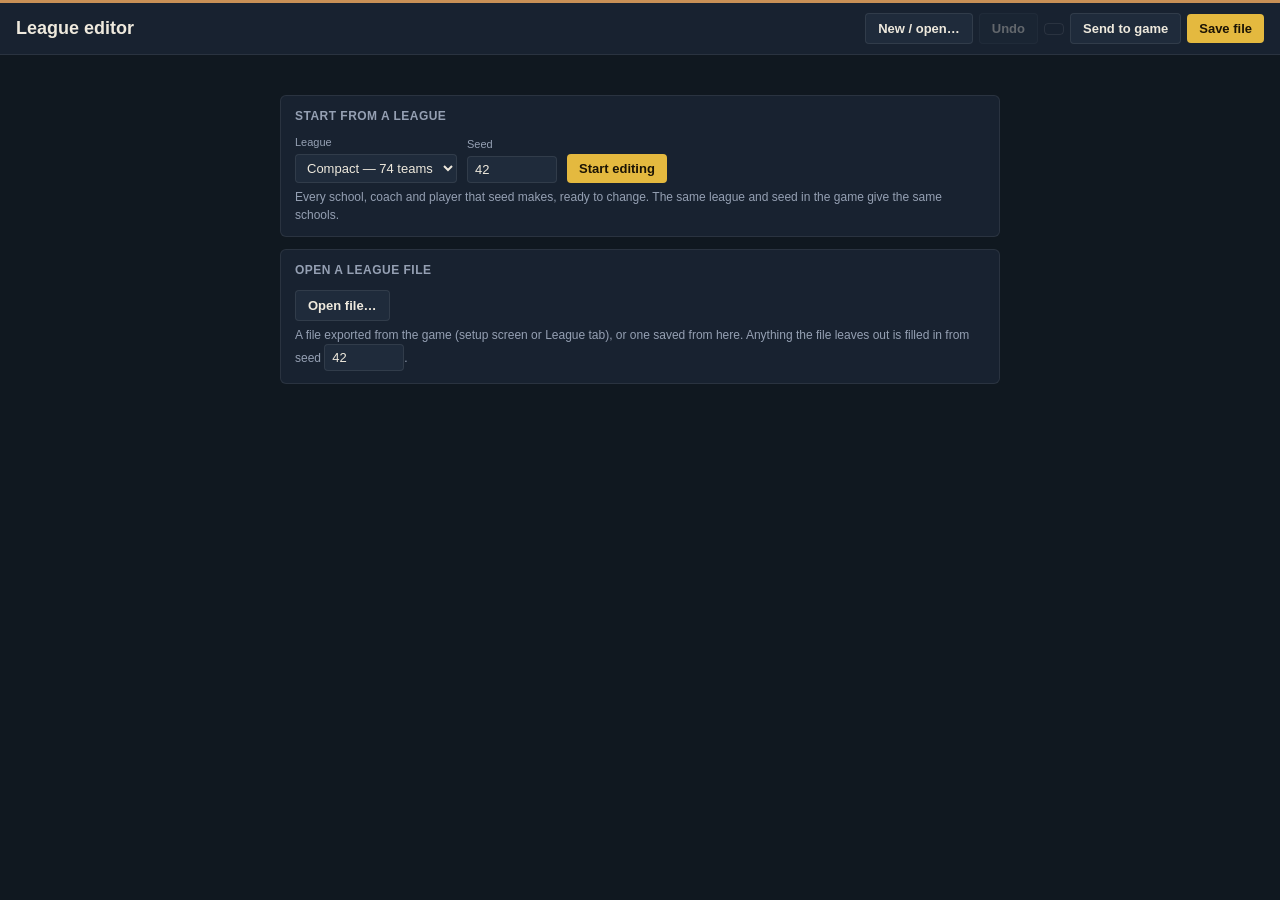
<file: league-editor.html>
<!DOCTYPE html>
<html lang="en">
<head>
<meta charset="UTF-8">
<meta name="viewport" content="width=device-width, initial-scale=1.0">
<title>League Editor</title>
<style>
  :root{
    --bg:#101820; --panel:#182230; --panel2:#1f2b3b; --line:rgba(255,255,255,.08);
    --ink:#EEE9DD; --dim:#95A0B3; --gold:#E4B93F; --green:#5BB07F; --red:#D5574D; --amber:#E0964A; --court:#C89056;
  }
  *{box-sizing:border-box}
  body{margin:0;background:var(--bg);color:var(--ink);font:14px/1.45 -apple-system,BlinkMacSystemFont,"Segoe UI",Helvetica,Arial,sans-serif}
  h1{font-size:18px;margin:0;font-weight:700}
  h2{font-size:12px;color:var(--dim);margin:0 0 10px;font-weight:600;text-transform:uppercase;letter-spacing:.04em}
  label{font-size:11px;color:var(--dim);display:block;margin-bottom:3px}
  input,select{background:var(--panel2);color:var(--ink);border:1px solid var(--line);border-radius:4px;padding:5px 7px;font-size:13px;font-family:inherit}
  input[type=text]{width:170px} input[type=number]{width:64px}
  input[type=color]{width:40px;height:30px;padding:2px}
  input:focus,select:focus{outline:1px solid var(--gold)}
  input[type=number]{-moz-appearance:textfield;appearance:textfield}
  input[type=number]::-webkit-inner-spin-button,input[type=number]::-webkit-outer-spin-button{-webkit-appearance:none;margin:0}
  #main,.grid2>*{min-width:0}
  input.bad{border-color:var(--red)}
  button{background:var(--gold);color:#1b1405;border:0;border-radius:4px;padding:7px 12px;font-weight:700;cursor:pointer;font-size:13px;white-space:nowrap;font-family:inherit}
  button.quiet{background:var(--panel2);color:var(--ink);border:1px solid var(--line)}
  button.danger{background:transparent;color:var(--red);border:1px solid rgba(213,87,77,.4)}
  button.mini{padding:2px 7px;font-size:12px}
  button:disabled{opacity:.35;cursor:default}
  .row{display:flex;gap:10px;flex-wrap:wrap;align-items:end}
  .card{background:var(--panel);border:1px solid var(--line);border-radius:6px;padding:12px 14px;margin-bottom:12px}
  .hint{color:var(--dim);font-size:12px;margin:6px 0 0}
  .pill{display:inline-block;font-size:10px;padding:1px 6px;border-radius:9px;background:var(--panel2);color:var(--dim);border:1px solid var(--line);font-weight:600;vertical-align:middle}

  /* layout */
  .top{position:sticky;top:0;z-index:5;display:flex;align-items:center;gap:10px;flex-wrap:wrap;background:var(--panel);border-bottom:1px solid var(--line);border-top:3px solid var(--court);padding:10px 16px}
  .top .doc{color:var(--dim);font-size:13px}
  .top .right{margin-left:auto;display:flex;gap:6px;flex-wrap:wrap;align-items:center}
  .status{font-size:12px;font-weight:700;cursor:pointer;padding:5px 9px;border-radius:4px;border:1px solid var(--line)}
  .status.ok{color:var(--green)} .status.badS{color:var(--red);border-color:rgba(213,87,77,.5)}
  .body{display:grid;grid-template-columns:290px 1fr;gap:14px;padding:14px 16px 60px;max-width:1500px;margin:0 auto}
  @media(max-width:900px){.body{grid-template-columns:1fr}}
  .side{position:sticky;top:64px;align-self:start;max-height:calc(100vh - 80px);overflow:auto}
  .side .item{display:flex;justify-content:space-between;gap:8px;padding:5px 8px;border-radius:4px;cursor:pointer;font-size:13px}
  .side .item:hover{background:var(--panel2)}
  .side .item.on{background:var(--panel2);outline:1px solid var(--gold)}
  .side .item small{color:var(--dim)}
  .side .sch{padding-left:20px;font-size:12.5px}
  .side .tier{font-size:11px;color:var(--dim);text-transform:uppercase;letter-spacing:.05em;margin:10px 8px 3px}
  .sw{display:inline-block;width:10px;height:10px;border-radius:2px;margin-right:6px;vertical-align:middle}

  table{border-collapse:collapse;font-size:12px;width:100%}
  th{text-align:left;color:var(--dim);font-weight:600;padding:5px 3px;border-bottom:1px solid var(--line);font-size:11px;white-space:nowrap;cursor:pointer;user-select:none}
  th:hover{color:var(--ink)}
  td{padding:3px 3px;border-bottom:1px solid var(--line);vertical-align:middle}
  td input,td select{padding:3px 4px;font-size:12px}
  td input.r{width:40px;text-align:right} td input.nm{width:150px} td input.ht{width:46px}
  td input.n3{width:48px;text-align:right}
  .ovr{font-weight:800;font-variant-numeric:tabular-nums;text-align:right;padding-right:6px}
  .scroll{overflow-x:auto}
  tr.hl td{background:rgba(228,185,63,.12)}
  .r90 {color:#7fd6a0} .r80{color:var(--green)} .r60{color:var(--ink)} .r45{color:var(--amber)} .r0{color:var(--red)}
  .welcome{max-width:720px;margin:40px auto}
  .problems{max-height:260px;overflow:auto;font-size:12px}
  .problems div{padding:3px 0;border-bottom:1px solid var(--line)}
  .grid2{display:grid;grid-template-columns:1fr 1fr;gap:12px}
  @media(max-width:1100px){.grid2{grid-template-columns:1fr}}
  .toast{position:fixed;bottom:18px;left:50%;transform:translateX(-50%);background:var(--panel2);border:1px solid var(--gold);color:var(--ink);padding:9px 14px;border-radius:6px;font-size:13px;z-index:20;display:none}
</style>
</head>
<body>
<div class="top">
  <h1>League editor</h1>
  <span class="doc" id="docName"></span>
  <div class="right">
    <button class="quiet" onclick="showStart()">New / open…</button>
    <button class="quiet" id="bUndo" onclick="undo()" title="Undo (Ctrl+Z)" disabled>Undo</button>
    <span class="status" id="status" onclick="toggleProblems()"></span>
    <button class="quiet" onclick="sendToGame()" title="Add this league to the game's League list in this browser (open the game the same way you opened this page)">Send to game</button>
    <button onclick="saveFile()">Save file</button>
  </div>
</div>
<div id="problems" class="card problems" style="display:none;margin:10px 16px 0"></div>
<div id="app"></div>
<div class="toast" id="toast"></div>
<datalist id="cityList"></datalist>
<input type="file" id="fileIn" accept=".json,application/json" style="display:none" onchange="openFile(this)">

<script src="sim/tuning.js"></script>
<script src="sim/text.js"></script>
<script src="sim/engine.js"></script>
<script src="sim/archetypes.js"></script>
<script src="sim/sample_teams.js"></script>
<script src="dynasty/geo.js"></script>
<script src="dynasty/pipelines.js"></script>
<script src="dynasty/leagues.js"></script>
<script src="dynasty/league.js"></script>
<script>
/* =====================================================================
   LEAGUE EDITOR — reads, edits and writes league files (README-leagues).
   The working copy is always a complete league file: every school with its
   coach and full roster. It uses the game's own code for generating players
   and schools, overalls and checking the file, so what you see here is what
   the game builds.
   ===================================================================== */
const $ = (id) => document.getElementById(id);
const esc = (s) => String(s == null ? "" : s).replace(/&/g, "&amp;").replace(/"/g, "&quot;").replace(/</g, "&lt;");
const clamp = (v, lo, hi) => Math.max(lo, Math.min(hi, v));
const RATINGS = League.RATING_FIELDS;     // close mid three pass handle steal block perDef intDef reb stamina
const RLABEL = { close: "Cls", mid: "Mid", three: "3PT", pass: "Pas", handle: "Hnd", steal: "Stl", block: "Blk", perDef: "PerD", intDef: "IntD", reb: "Reb", stamina: "Stm" };
const POS = ["PG", "SG", "SF", "PF", "C"], CLS = ["FR", "SO", "JR", "SR"];
const OFF = Object.keys(TUNING.styles.offense), DEF = Object.keys(TUNING.styles.defense);
const GAME_KEY = "hoopsDynasty.leagueFiles", DRAFT_KEY = "hoopsEditor.draft";
const EDITOR_ID = "__editor__";

let DOC = null;                 // the league file being edited
let VIEW = { kind: "league" };  // league | conf {ci} | school {ci, si, hl}
let UNDO = [];
let SORT = { key: null, dir: -1 };
let rng = Engine.makeRng((Date.now() & 0xffffffff) >>> 0);

const ovrOf = (p) => Engine.overall(TUNING, p.pos, p.ratings);
const levelOf = (school) => clamp(Math.round(34 + school.prestige * 0.42), 30, 88);
const htText = (h) => h ? `${Math.floor(h / 12)}-${h % 12}` : "";
const rc = (v) => v >= 90 ? "r90" : v >= 80 ? "r80" : v >= 60 ? "r60" : v >= 45 ? "r45" : "r0";
function toast(msg){ const t = $("toast"); t.textContent = msg; t.style.display = "block"; clearTimeout(toast.t); toast.t = setTimeout(() => t.style.display = "none", 3200); }
function download(obj, name){
  const a = document.createElement("a");
  a.href = URL.createObjectURL(new Blob([JSON.stringify(obj, null, 1)], { type: "application/json" }));
  a.download = name; a.click(); setTimeout(() => URL.revokeObjectURL(a.href), 2000);
}

/* ---------------- loading: any league file becomes a complete one ---------------- */
function importedGameLeagues(){ try { return JSON.parse(localStorage.getItem(GAME_KEY) || "[]"); } catch (e) { return []; } }
/* build the league the game would build from this file (and seed), then write it out complete */
function expand(raw, seed){
  const c = Leagues.check(raw);
  const def = { ...c.def, id: EDITOR_ID };
  Leagues.register(def);
  const lg = League.generateLeague(seed, { league: EDITOR_ID });
  delete Leagues.LEAGUES[EDITOR_ID];
  const out = League.exportDefinition(lg, { id: c.def.id, name: c.def.name, blurb: c.def.blurb, defaultConf: c.def.defaultConf });
  out.tierPrestige = c.def.tierPrestige;
  if (raw.rules) out.rules = { ...raw.rules };
  // what the file left out (filled in from the seed)
  let schools = 0, players = 0;
  (raw.conferences || []).forEach((cf, i) => { const n = c.def.conferences[i] ? c.def.conferences[i].size : 0, given = (cf.schools || []);
    schools += Math.max(0, n - given.length); for (const s of given) players += Math.max(0, League.ROSTER_SIZE - (s.players || []).length); });
  return { doc: out, errors: c.errors, filled: { schools, players } };
}
function loadDoc(doc, name){
  DOC = doc; UNDO = []; VIEW = { kind: "league" }; SORT = { key: null, dir: -1 };
  $("docName").textContent = name || DOC.name;
  render(); saveDraft();
}

function showStart(){
  const imported = importedGameLeagues();
  let draft = null; try { draft = JSON.parse(localStorage.getItem(DRAFT_KEY) || "null"); } catch (e) {}
  $("app").innerHTML = `<div class="welcome">
    <div class="card"><h2>Start from a league</h2>
      <div class="row">
        <div><label>League</label><select id="stLeague">${Leagues.list().filter(d => d.id !== EDITOR_ID).map(d => `<option value="b:${d.id}">${esc(d.name)} — ${d.teams} teams</option>`).join("")}
          ${imported.map(d => `<option value="i:${esc(d.id)}">${esc(d.name)} (imported in the game)</option>`).join("")}</select></div>
        <div><label>Seed</label><input type="number" id="stSeed" value="42" style="width:90px"></div>
        <button onclick="startFrom()">Start editing</button>
      </div>
      <p class="hint">Every school, coach and player that seed makes, ready to change. The same league and seed in the game give the same schools.</p>
    </div>
    <div class="card"><h2>Open a league file</h2>
      <button class="quiet" onclick="$('fileIn').click()">Open file…</button>
      <p class="hint">A file exported from the game (setup screen or League tab), or one saved from here. Anything the file leaves out is filled in from seed <input type="number" id="openSeed" value="42" style="width:80px">.</p>
    </div>
    ${draft && draft.doc ? `<div class="card"><h2>Unsaved draft</h2>
      <div class="row"><button class="quiet" onclick="resumeDraft()">Resume “${esc(draft.doc.name)}”</button><span class="hint" style="margin:0">last change ${new Date(draft.at).toLocaleString()}</span></div></div>` : ""}
    ${DOC ? `<button class="quiet" onclick="render()">← Back to ${esc(DOC.name)}</button>` : ""}
  </div>`;
}
function startFrom(){
  const v = $("stLeague").value, seed = +$("stSeed").value || 42;
  let raw;
  if (v.startsWith("b:")) { const d = Leagues.get(v.slice(2)); raw = { ...d, id: d.id + "-" + seed, name: `${d.name} (seed ${seed})`, blurb: "", conferences: d.conferences.map(c => ({ ...c })) }; }
  else raw = importedGameLeagues().find(d => d.id === v.slice(2));
  const r = expand(raw, seed);
  loadDoc(r.doc);
}
function openFile(input){
  const f = input.files && input.files[0]; if (!f) return;
  f.text().then(txt => {
    let raw; try { raw = JSON.parse(txt); } catch (e) { alert("That file isn't valid JSON: " + e.message); return; }
    if (!raw || !Array.isArray(raw.conferences)) { alert("That doesn't look like a league file (no \"conferences\" list)."); return; }
    const r = expand(raw, +(($("openSeed") || {}).value) || 42);
    loadDoc(r.doc, f.name);
    const notes = [];
    if (r.filled.schools || r.filled.players) notes.push(`Filled in what the file left out: ${r.filled.schools} school${r.filled.schools === 1 ? "" : "s"}, ${r.filled.players} player${r.filled.players === 1 ? "" : "s"}.`);
    if (r.errors.length) notes.push(`The file had ${r.errors.length} problem${r.errors.length > 1 ? "s" : ""}; those values were left out:\n• ` + r.errors.slice(0, 12).join("\n• "));
    if (notes.length) alert(notes.join("\n\n"));
  }).finally(() => { input.value = ""; });
}
function resumeDraft(){ try { const d = JSON.parse(localStorage.getItem(DRAFT_KEY)); loadDoc(d.doc, d.name); } catch (e) { alert("The draft couldn't be read."); } }
let draftTimer = null, draftFailed = false;
function saveDraft(){
  clearTimeout(draftTimer);
  draftTimer = setTimeout(() => {
    try { localStorage.setItem(DRAFT_KEY, JSON.stringify({ doc: DOC, name: $("docName").textContent, at: Date.now() })); draftFailed = false; }
    catch (e) { if (!draftFailed) toast("Draft too big to keep in this browser — save the file to keep your changes."); draftFailed = true; }
  }, 800);
}

/* ---------------- editing, with undo ---------------- */
/* every edit goes through here: a path into DOC and the new value */
function getPath(path){ return path.reduce((o, k) => o[k], DOC); }
function setPath(path, value, quiet){
  const parent = getPath(path.slice(0, -1)), k = path[path.length - 1];
  if (parent[k] === value) return;
  UNDO.push({ path, old: parent[k] === undefined ? undefined : JSON.parse(JSON.stringify(parent[k])) });
  if (UNDO.length > 200) UNDO.shift();
  if (value === undefined) delete parent[k]; else parent[k] = value;
  changed(quiet);
}
/* bigger changes (add, delete, move, regenerate) keep a copy of the whole file */
function snapshot(){ UNDO.push({ snap: JSON.stringify(DOC), view: { ...VIEW } }); if (UNDO.length > 200) UNDO.shift(); }
function undo(){
  const u = UNDO.pop(); if (!u) return;
  if (u.snap) { DOC = JSON.parse(u.snap); VIEW = u.view; }
  else { const parent = getPath(u.path.slice(0, -1)), k = u.path[u.path.length - 1]; if (u.old === undefined) delete parent[k]; else parent[k] = u.old; }
  changed(); render();
}
let checkTimer = null;
function changed(quiet){
  $("bUndo").disabled = !UNDO.length;
  saveDraft();
  clearTimeout(checkTimer); checkTimer = setTimeout(runCheck, 250);
}
document.addEventListener("keydown", e => {
  if ((e.ctrlKey || e.metaKey) && e.key.toLowerCase() === "z" && !e.shiftKey) {
    if (document.activeElement && ["INPUT", "SELECT"].includes(document.activeElement.tagName)) return;   // let the box undo its own typing
    e.preventDefault(); undo();
  }
});

/* ---------------- problems (the game's own check) ---------------- */
let PROBLEMS = [];
function runCheck(){
  PROBLEMS = DOC ? Leagues.check(DOC).errors : [];
  const s = $("status");
  s.className = "status " + (PROBLEMS.length ? "badS" : "ok");
  s.textContent = PROBLEMS.length ? `${PROBLEMS.length} problem${PROBLEMS.length > 1 ? "s" : ""}` : "✓ No problems";
  if ($("problems").style.display !== "none") drawProblems();
}
function drawProblems(){ $("problems").innerHTML = `<h2>Problems — the game won't import the file until these are fixed</h2>` + (PROBLEMS.map(p => `<div>${esc(p)}</div>`).join("") || `<div>None.</div>`); }
function toggleProblems(){ const p = $("problems"); p.style.display = p.style.display === "none" ? "" : "none"; if (p.style.display !== "none") drawProblems(); }

/* ---------------- save / send ---------------- */
function cleanForSave(){
  const out = JSON.parse(JSON.stringify(DOC));
  for (const c of out.conferences) c.size = c.schools.length;
  return out;
}
function saveFile(){
  if (!DOC) return;
  runCheck();
  if (PROBLEMS.length && !confirm(`The file has ${PROBLEMS.length} problem${PROBLEMS.length > 1 ? "s" : ""}, so the game won't import it until they're fixed. Save anyway?`)) return;
  download(cleanForSave(), `${DOC.id || "league"}.json`);
}
function sendToGame(){
  if (!DOC) return;
  runCheck();
  if (PROBLEMS.length) { alert(`Fix the ${PROBLEMS.length} problem${PROBLEMS.length > 1 ? "s" : ""} first (click the red count to see them).`); return; }
  const c = Leagues.check(cleanForSave());
  if (["compact", "full"].includes(c.def.id)) c.def.id += "-custom";
  try {
    const list = importedGameLeagues().filter(d => d.id !== c.def.id); list.push(c.def);
    localStorage.setItem(GAME_KEY, JSON.stringify(list));
    toast(`“${c.def.name}” is in the game's League list (reload the game page if it's open).`);
  } catch (e) {
    alert("This browser's storage is full (it holds about 5 MB, and a full-size league is 1.6 MB). Use Save file and import it in the game instead.");
  }
}

/* ---------------- generating (the game's own generators) ---------------- */
function newPlayer(school, conf, opts = {}){
  const used = school.players.map(p => p.pos);
  const pos = opts.pos || POS.slice().sort((a, b) => used.filter(x => x === a).length - used.filter(x => x === b).length)[0];
  const p = League.filePlayer(rng, "x", { name: opts.name, pos, class: opts.class || "FR" }, school.city, levelOf(school));
  return League.playerToFile(p);
}
function newRoster(school, conf){
  return League.makeRoster(rng, "x" + Math.floor(rng() * 1e9), levelOf(school), school.city).map(League.playerToFile);
}
function newSchool(conf){
  const usedNames = new Set(DOC.conferences.flatMap(c => c.schools.map(s => s.name)));
  const usedAbbr = new Set(DOC.conferences.flatMap(c => c.schools.map(s => s.abbr)));
  const usedCities = new Set(DOC.conferences.flatMap(c => c.schools.map(s => s.city)));
  const t = League.makeSchool(rng, { id: "x", conf, tier: conf.tier, usedNames, usedAbbr, usedCities, def: DOC });
  Pipelines.init({ teams: [t] }, rng);
  return League.schoolToFile(t);
}
function newConfId(){ let i = 1; while (DOC.conferences.some(c => c.id === "NEW" + i)) i++; return "NEW" + i; }

/* ---------------- actions ---------------- */
const cur = () => ({ conf: DOC.conferences[VIEW.ci], school: VIEW.si != null ? DOC.conferences[VIEW.ci].schools[VIEW.si] : null });
function go(kind, ci, si, hl){ VIEW = { kind, ci, si, hl }; SORT = { key: null, dir: -1 }; render(); window.scrollTo(0, 0); }

function addConference(){
  snapshot();
  const conf = { id: newConfId(), name: "New Conference", short: "NC", tier: 3, size: 0, region: "Midwest", schools: [] };
  DOC.conferences.push(conf);
  for (let i = 0; i < 8; i++) conf.schools.push(newSchool(conf));
  conf.size = conf.schools.length;
  changed(); go("conf", DOC.conferences.length - 1);
}
function deleteConference(ci){
  const c = DOC.conferences[ci];
  if (DOC.conferences.length <= 2) { alert("A league needs at least 2 conferences."); return; }
  if (!confirm(`Delete the ${c.name} and its ${c.schools.length} schools?`)) return;
  snapshot(); DOC.conferences.splice(ci, 1);
  if (DOC.defaultConf === c.id) DOC.defaultConf = DOC.conferences[0].id;
  changed(); go("league");
}
function addSchool(ci){
  snapshot(); const conf = DOC.conferences[ci];
  conf.schools.push(newSchool(conf)); conf.size = conf.schools.length;
  changed(); go("school", ci, conf.schools.length - 1);
}
function deleteSchool(ci, si){
  const conf = DOC.conferences[ci], s = conf.schools[si];
  if (conf.schools.length <= 2) { alert("A conference needs at least 2 schools."); return; }
  if (!confirm(`Delete ${s.name}?`)) return;
  snapshot(); conf.schools.splice(si, 1); conf.size = conf.schools.length;
  changed(); go("conf", ci);
}
function moveSchool(ci, si, toId){
  const to = DOC.conferences.findIndex(c => c.id === toId); if (to < 0 || to === ci) return;
  const from = DOC.conferences[ci];
  if (from.schools.length <= 2) { alert("A conference needs at least 2 schools."); render(); return; }
  snapshot(); const [s] = from.schools.splice(si, 1); DOC.conferences[to].schools.push(s);
  from.size = from.schools.length; DOC.conferences[to].size = DOC.conferences[to].schools.length;
  changed(); toast(`${s.name} moved to the ${DOC.conferences[to].name}.`); render();
}
function addPlayer(){
  const { conf, school } = cur();
  if (school.players.length >= League.ROSTER_SIZE) { alert(`A roster holds ${League.ROSTER_SIZE}. Delete someone first.`); return; }
  snapshot(); school.players.push(newPlayer(school, conf)); changed(); render();
}
function deletePlayer(pi){ const { school } = cur(); snapshot(); school.players.splice(pi, 1); changed(); render(); }
function regenPlayer(pi){
  const { conf, school } = cur(), old = school.players[pi];
  snapshot(); school.players[pi] = newPlayer(school, conf, { pos: old.pos, class: old.class }); changed(); render();
}
function regenRoster(){
  const { conf, school } = cur();
  if (!confirm(`Replace all of ${school.name}'s players with a new random roster at their prestige (${school.prestige})?`)) return;
  snapshot(); school.players = newRoster(school, conf); changed(); render();
}
function regenCoach(){
  const { school } = cur(); snapshot();
  const c = League.makeCoach(rng, school.prestige);
  school.coach = { name: c.name, rating: c.rating, recruiting: c.recruiting, development: c.development, scouting: c.scouting, offense: c.offense, defense: c.defense, years: c.years };
  changed(); render();
}

/* field edits (from inputs) */
function setLeague(k, v){ setPath([k], v); if (k === "name") $("docName").textContent = v; drawSide(); }
function setRule(k, v){ if (!DOC.rules) DOC.rules = {}; setPath(["rules", k], v === "" ? undefined : clamp(Math.round(+v), 0, 500)); }
function setTierPrestige(t, v){ if (!DOC.tierPrestige) DOC.tierPrestige = {}; setPath(["tierPrestige", t], clamp(Math.round(+v), 20, 96)); }
/* a typed city: "Houston, TX" exactly, or a unique match on the name */
function cityFromText(t){
  t = String(t || "").trim(); if (Geo.CITY[t]) return t;
  const m = Object.keys(Geo.CITY).filter(k => k.toLowerCase().startsWith(t.toLowerCase()));
  return m.length === 1 ? m[0] : null;
}
function setStates(ci, text){
  const known = new Set(Geo.STATES()), list = String(text).toUpperCase().split(/[^A-Z]+/).filter(Boolean);
  const bad = list.filter(x => !known.has(x));
  if (bad.length) { toast(`Unknown state code${bad.length > 1 ? "s" : ""}: ${bad.join(", ")}`); render(); return; }
  setPath(["conferences", ci, "states"], list.length ? list : undefined);
}
/* pipelines: strength 0–100 per area */
function setPipe(area, v){
  const { school } = cur();
  if (!school.pipelines) school.pipelines = {};
  const n = Math.round(+v);
  setPath(["conferences", VIEW.ci, "schools", VIEW.si, "pipelines", area], Number.isFinite(n) && n > 0 ? clamp(n, 0, 100) : undefined);
  drawPipes();
}
function addPipe(area){ if (!area) return; setPipe(area, 30); }
function setConf(ci, k, v){
  if (k === "id") { v = String(v).toUpperCase().replace(/[^A-Z0-9]/g, "").slice(0, 6); if (DOC.defaultConf === DOC.conferences[ci].id) DOC.defaultConf = v; }
  if (k === "tier") v = clamp(Math.round(+v), 1, 4);
  setPath(["conferences", ci, k], v); drawSide();
}
function setSchool(ci, si, k, v){
  if (k === "city" && !Geo.CITY[v]) { toast("Pick a city from the list."); render(); return; }
  if (k === "abbr") v = String(v).toUpperCase().replace(/[^A-Z0-9&]/g, "").slice(0, 4);
  if (["prestige"].includes(k)) v = clamp(Math.round(+v), 20, 96);
  if (["homeCourt", "facilities", "nil"].includes(k)) v = clamp(Math.round(+v), 1, 99);
  setPath(["conferences", ci, "schools", si, k], v);
  if (["name", "color", "prestige", "abbr"].includes(k)) drawSide();
  if (k === "city" && VIEW.kind === "school") drawSchool();
  if (VIEW.kind === "school" && ["name", "color", "abbr", "mascot"].includes(k)) drawSchoolHead();
}
function setCoach(k, v){
  if (["rating", "recruiting", "development", "scouting"].includes(k)) v = clamp(Math.round(+v), 25, 99);
  if (k === "years") v = clamp(Math.round(+v), 0, 60);
  setPath(["conferences", VIEW.ci, "schools", VIEW.si, "coach", k], v);
}
function setPlayer(pi, k, v){
  const base = ["conferences", VIEW.ci, "schools", VIEW.si, "players", pi];
  const p = cur().school.players[pi];
  if (k === "height") { const h = League.parseHeight(v); if (!h) { toast('Height like 6-8 or 80 (inches).'); drawRoster(); return; } v = clamp(h, 64, 92); }
  if (["loyalty", "workRate"].includes(k)) v = clamp(Math.round(+v), 0, 99);
  if (k === "potential") v = clamp(Math.round(+v), 25, 99);
  if (k === "moneyWeight") v = clamp(Math.round(+v * 100) / 100, 0, 1);
  if (k === "redshirt") v = v ? true : undefined;
  if (k === "home") { v = cityFromText(v); if (!v) { toast("Hometown: pick a city from the list (\"Houston, TX\")."); drawRoster(); return; } }
  if (k === "ovr") { setOvr(pi, +v); return; }
  setPath([...base, k], v);
  if (k === "pos") refreshOvr(pi);
}
function setRating(pi, k, v){
  setPath(["conferences", VIEW.ci, "schools", VIEW.si, "players", pi, "ratings", k], clamp(Math.round(+v), 1, 99));
  refreshOvr(pi);
}
/* typing a new overall moves his ratings (not stamina) up or down together until it lands */
function setOvr(pi, target){
  const p = cur().school.players[pi];
  target = clamp(Math.round(target), 25, 99);
  snapshot();
  // big moves first, then one point at a time on whatever isn't capped at 1 or 99
  for (let i = 0; i < 40; i++) {
    const d = target - ovrOf(p); if (!d) break;
    const step = Math.abs(d) > 2 ? d : Math.sign(d);
    const free = RATINGS.filter(k => k !== "stamina" && (d > 0 ? p.ratings[k] < 99 : p.ratings[k] > 1));
    if (!free.length) break;
    for (const k of free) p.ratings[k] = clamp(p.ratings[k] + step, 1, 99);
  }
  changed(); refreshOvr(pi); drawRoster();
}
function refreshOvr(pi){
  const p = cur().school.players[pi], o = ovrOf(p);
  p.ovr = o;
  if (p.potential < o) p.potential = o;
  const cell = $("ovr" + pi); if (cell) { cell.value = o; cell.className = "r n3 " + rc(o); }
  drawSchoolHead();
}

/* ---------------- views ---------------- */
function render(){
  if (!DOC) { showStart(); return; }
  $("app").innerHTML = `<div class="body"><div class="side card" id="side"></div><div id="main"></div></div>`;
  drawSide();
  ({ league: drawLeague, conf: drawConf, school: drawSchool, search: drawSearch })[VIEW.kind]();
  $("bUndo").disabled = !UNDO.length;
  runCheck();
}
let SEARCH = "";
function drawSide(){
  const side = $("side"); if (!side) return;
  const tiers = [...new Set(DOC.conferences.map(c => c.tier))].sort();
  const nTeams = DOC.conferences.reduce((a, c) => a + c.schools.length, 0);
  side.innerHTML = `
    <div class="item ${VIEW.kind === "league" ? "on" : ""}" onclick="go('league')"><b>${esc(DOC.name)}</b><small>${nTeams} teams</small></div>
    <input type="search" placeholder="Find a school or player…" value="${esc(SEARCH)}" style="width:100%;margin:8px 0 2px" oninput="SEARCH=this.value; if(SEARCH.trim().length>=2){VIEW={kind:'search'}; drawSearch();} else if(VIEW.kind==='search'){go('league')}">
    ${tiers.map(t => `<div class="tier">Tier ${t}</div>` + DOC.conferences.map((c, ci) => c.tier !== t ? "" : `
      <div class="item ${VIEW.kind === "conf" && VIEW.ci === ci ? "on" : ""}" onclick="go('conf',${ci})"><span>${esc(c.name)}</span><small>${c.schools.length}</small></div>
      ${VIEW.ci === ci && (VIEW.kind === "conf" || VIEW.kind === "school") ? c.schools.map((s, si) => `
        <div class="item sch ${VIEW.kind === "school" && VIEW.si === si ? "on" : ""}" onclick="go('school',${ci},${si})"><span><span class="sw" style="background:${esc(s.color)}"></span>${esc(s.name)}</span><small>${s.prestige}</small></div>`).join("") : ""}`).join("")).join("")}
    <button class="quiet mini" style="margin-top:10px" onclick="addConference()">+ Conference</button>`;
}
function summary(){
  const all = DOC.conferences.flatMap(c => c.schools.flatMap(s => s.players.map(p => ({ p, tier: c.tier }))));
  const avg = (a) => a.length ? (a.reduce((x, y) => x + y, 0) / a.length).toFixed(1) : "—";
  const tiers = [...new Set(DOC.conferences.map(c => c.tier))].sort();
  return `${all.length} players · average overall ${avg(all.map(x => ovrOf(x.p)))}` + tiers.map(t => ` · tier ${t}: ${avg(all.filter(x => x.tier === t).map(x => ovrOf(x.p)))}`).join("");
}
function drawLeague(){
  const r = DOC.rules || {}, tp = DOC.tierPrestige || {};
  const auto = Leagues.rulesFor({ conferences: DOC.conferences.map(c => ({ ...c, size: c.schools.length })) });
  $("main").innerHTML = `
  <div class="card"><h2>League</h2>
    <div class="row">
      <div><label>Name</label><input type="text" value="${esc(DOC.name)}" onchange="setLeague('name',this.value)" style="width:240px"></div>
      <div><label>File id</label><input type="text" value="${esc(DOC.id)}" onchange="setLeague('id',this.value.replace(/[^\\w-]/g,'').slice(0,24)||'custom')" style="width:170px"></div>
      <div><label>Default conference</label><select onchange="setLeague('defaultConf',this.value)">${DOC.conferences.map(c => `<option value="${esc(c.id)}" ${c.id === DOC.defaultConf ? "selected" : ""}>${esc(c.name)}</option>`).join("")}</select></div>
    </div>
    <div class="row" style="margin-top:8px"><div style="flex:1"><label>Description</label><input type="text" value="${esc(DOC.blurb || "")}" onchange="setLeague('blurb',this.value)" style="width:100%"></div></div>
    <p class="hint">${summary()}</p>
  </div>
  <div class="grid2">
  <div class="card"><h2>Rules</h2>
    <div class="row">
      ${[["nonConfGames", "Non-conference games"], ["confGames", "Conference games (0 = home and away)"], ["confTourney", "Conference tournament teams (0 = all)"], ["natField", "National tournament teams"]].map(([k, l]) =>
        `<div><label>${l}</label><input type="number" value="${r[k] != null ? r[k] : ""}" placeholder="${auto[k]}" onchange="setRule('${k}',this.value)"></div>`).join("")}
    </div>
    <p class="hint">Empty = sized to the league (shown faded). A national field that isn't 8, 16, 32 or 64 gets play-in games: 68 = 64 + a First Four.</p>
  </div>
  <div class="card"><h2>Average prestige by tier</h2>
    <div class="row">${[1, 2, 3, 4].map(t => `<div><label>Tier ${t}</label><input type="number" value="${tp[t] != null ? tp[t] : ""}" onchange="setTierPrestige(${t},this.value)"></div>`).join("")}</div>
    <p class="hint">Only used for schools made up later (a new school here, or one a sparse file leaves out). Every school's own prestige is on its page.</p>
  </div></div>
  <div class="card"><h2>Conferences</h2>
    <table><thead><tr><th>Conference</th><th>Id</th><th>Tier</th><th>Region</th><th>Schools</th><th>Avg prestige</th><th>Avg overall</th></tr></thead><tbody>
    ${DOC.conferences.map((c, ci) => { const pr = c.schools.map(s => s.prestige), ov = c.schools.flatMap(s => s.players.map(ovrOf));
      return `<tr style="cursor:pointer" onclick="go('conf',${ci})"><td>${esc(c.name)}</td><td>${esc(c.id)}</td><td>${c.tier}</td><td>${esc(c.region)}</td><td>${c.schools.length}</td>
        <td>${(pr.reduce((a, b) => a + b, 0) / Math.max(1, pr.length)).toFixed(0)}</td><td>${(ov.reduce((a, b) => a + b, 0) / Math.max(1, ov.length)).toFixed(1)}</td></tr>`; }).join("")}
    </tbody></table>
  </div>`;
}
function drawConf(){
  const ci = VIEW.ci, c = DOC.conferences[ci];
  $("main").innerHTML = `
  <div class="card"><h2>Conference</h2>
    <div class="row">
      <div><label>Name</label><input type="text" value="${esc(c.name)}" onchange="setConf(${ci},'name',this.value)" style="width:220px"></div>
      <div><label>Id</label><input type="text" value="${esc(c.id)}" onchange="setConf(${ci},'id',this.value)" style="width:80px"></div>
      <div><label>Short</label><input type="text" value="${esc(c.short)}" maxlength="4" onchange="setConf(${ci},'short',this.value)" style="width:60px"></div>
      <div><label>Tier</label><select onchange="setConf(${ci},'tier',+this.value)">${[1, 2, 3, 4].map(t => `<option ${t === c.tier ? "selected" : ""}>${t}</option>`).join("")}</select></div>
      <div><label>Region (placement)</label><select onchange="setConf(${ci},'region',this.value)">${Leagues.REGIONS.map(r => `<option ${r === c.region ? "selected" : ""}>${r}</option>`).join("")}</select></div>
      <div><label>Or these states</label><input type="text" value="${esc((c.states || []).join(", "))}" placeholder="${esc(Geo.REGION_STATES[c.region].join(", "))}" onchange="setStates(${ci},this.value)" style="width:230px"></div>
      <div style="margin-left:auto" class="row"><button class="quiet" onclick="addSchool(${ci})">+ School</button><button class="danger" onclick="deleteConference(${ci})">Delete conference</button></div>
    </div>
    <p class="hint">Region (or a list of states) only decides where new made-up schools are placed; each school's own city is what recruiting uses. Tier is used for made-up schools' prestige and the setup list.</p>
  </div>
  <div class="card"><h2>Schools — ${c.schools.length}</h2><div class="scroll">
    <table><thead><tr><th></th><th>School</th><th>Mascot</th><th>City</th><th>Abbr</th><th>Color</th><th>Prestige</th><th>Home</th><th>Facil.</th><th>NIL</th><th>Coach</th><th>Players</th><th>Avg ovr</th><th>Move to</th><th></th></tr></thead><tbody>
    ${c.schools.map((s, si) => { const ov = s.players.map(ovrOf);
      return `<tr>
      <td><button class="quiet mini" onclick="go('school',${ci},${si})">Edit</button></td>
      <td><input type="text" value="${esc(s.name)}" onchange="setSchool(${ci},${si},'name',this.value)" style="width:160px"></td>
      <td><input type="text" value="${esc(s.mascot)}" onchange="setSchool(${ci},${si},'mascot',this.value)" style="width:110px"></td>
      <td class="hint">${esc(Geo.label(s.city))}</td>
      <td><input type="text" value="${esc(s.abbr)}" maxlength="4" onchange="setSchool(${ci},${si},'abbr',this.value)" style="width:52px"></td>
      <td><input type="color" value="${esc(s.color)}" onchange="setSchool(${ci},${si},'color',this.value)"></td>
      ${["prestige", "homeCourt", "facilities", "nil"].map(k => `<td><input class="n3" type="number" value="${s[k]}" onchange="setSchool(${ci},${si},'${k}',this.value)"></td>`).join("")}
      <td>${esc(s.coach.name)} <span class="pill">${s.coach.rating}</span></td>
      <td>${s.players.length}</td><td class="ovr">${(ov.reduce((a, b) => a + b, 0) / Math.max(1, ov.length)).toFixed(1)}</td>
      <td><select onchange="moveSchool(${ci},${si},this.value)"><option value="">—</option>${DOC.conferences.map(o => o.id === c.id ? "" : `<option value="${esc(o.id)}">${esc(o.name)}</option>`).join("")}</select></td>
      <td><button class="danger mini" title="Delete school" onclick="deleteSchool(${ci},${si})">✕</button></td></tr>`; }).join("")}
    </tbody></table></div>
    <p class="hint">Prestige drives recruiting pull, NIL and the made-up players' level. Home court, facilities and NIL are 1–99 (shown as letter grades in the game).</p>
  </div>`;
}
function drawSchoolHead(){
  const el = $("schoolHead"); if (!el) return;
  const { conf, school: s } = cur(), ov = s.players.map(ovrOf).sort((a, b) => b - a);
  const top = ov.slice(0, 7);
  el.innerHTML = `<span class="sw" style="width:28px;height:28px;border-radius:5px;background:${esc(s.color)}"></span>
    <div><div style="font-size:17px;font-weight:700">${esc(s.name)} ${esc(s.mascot)} <span class="pill">${esc(s.abbr)}</span></div>
    <div class="hint" style="margin:0">${esc(conf.name)} · ${s.players.length} players · top 7 average ${(top.reduce((a, b) => a + b, 0) / Math.max(1, top.length)).toFixed(1)} · best ${ov[0] || "—"}</div></div>`;
}
function drawSchool(){
  const { conf, school: s } = cur(), ci = VIEW.ci, si = VIEW.si, co = s.coach || {};
  $("main").innerHTML = `
  <div class="card"><div class="row" id="schoolHead" style="align-items:center;gap:12px"></div></div>
  <div class="grid2">
  <div class="card"><h2>Program</h2>
    <div class="row">
      <div><label>Name</label><input type="text" value="${esc(s.name)}" onchange="setSchool(${ci},${si},'name',this.value)"></div>
      <div><label>Mascot</label><input type="text" value="${esc(s.mascot)}" onchange="setSchool(${ci},${si},'mascot',this.value)" style="width:120px"></div>
      <div><label>Abbr</label><input type="text" value="${esc(s.abbr)}" maxlength="4" onchange="setSchool(${ci},${si},'abbr',this.value)" style="width:56px"></div>
      <div><label>Color</label><input type="color" value="${esc(s.color)}" onchange="setSchool(${ci},${si},'color',this.value)"></div>
    </div>
    <div class="row" style="margin-top:8px">
      <div><label>City</label><select onchange="setSchool(${ci},${si},'city',this.value)">${cityOptions(s.city)}</select></div>
      <div class="hint" style="align-self:end">${esc((Geo.AREA[Geo.areaOf(s.city)] || {}).name || "")} area</div>
    </div>
    <div class="row" style="margin-top:8px">
      ${[["prestige", "Prestige (20–96)"], ["homeCourt", "Home court"], ["facilities", "Facilities"], ["nil", "NIL"]].map(([k, l]) =>
        `<div><label>${l}</label><input type="number" value="${s[k]}" onchange="setSchool(${ci},${si},'${k}',this.value)"></div>`).join("")}
    </div>
  </div>
  <div class="card"><h2>Coach <button class="quiet mini" style="float:right" onclick="regenCoach()">New random coach</button></h2>
    <div class="row">
      <div><label>Name</label><input type="text" value="${esc(co.name)}" onchange="setCoach('name',this.value)" style="width:150px"></div>
      ${[["rating", "Tactics"], ["recruiting", "Recruiting"], ["development", "Develop."], ["scouting", "Scouting"], ["years", "Years"]].map(([k, l]) =>
        `<div><label>${l}</label><input type="number" value="${co[k] != null ? co[k] : ""}" onchange="setCoach('${k}',this.value)" style="width:58px"></div>`).join("")}
    </div>
    <div class="row" style="margin-top:8px">
      <div><label>Offense</label><select onchange="setCoach('offense',this.value)">${OFF.map(k => `<option value="${k}" ${k === co.offense ? "selected" : ""}>${TUNING.styles.offense[k].label}</option>`).join("")}</select></div>
      <div><label>Defense</label><select onchange="setCoach('defense',this.value)">${DEF.map(k => `<option value="${k}" ${k === co.defense ? "selected" : ""}>${TUNING.styles.defense[k].label}</option>`).join("")}</select></div>
    </div>
  </div></div>
  <div class="card"><h2>Roster <span id="rosterCount"></span>
      <span style="float:right" class="row"><button class="quiet mini" onclick="addPlayer()">+ Player</button><button class="quiet mini" onclick="regenRoster()">New random roster</button></span></h2>
    <div class="scroll" id="roster"></div>
    <p class="hint">Click a column to sort. Type a new OVR to move all his ratings (except stamina) together; edit single ratings and OVR follows. Potential can't sit below overall. Work rate is how fast he develops; money 0–1 is how much NIL money matters to him (empty = the game rolls it); loyalty 0–99.</p>
  </div>`;
  $("main").insertAdjacentHTML("beforeend", `<div class="card"><h2>Pipelines</h2><div id="pipes"></div></div>`);
  drawSchoolHead(); drawRoster(); drawPipes();
}
function cityOptions(sel){
  const by = {};
  for (const c of Object.values(Geo.CITY)) (by[c.state] = by[c.state] || []).push(c);
  return Object.keys(by).sort().map(st => `<optgroup label="${st}">${by[st].sort((a, b) => a.name.localeCompare(b.name)).map(c => `<option value="${esc(c.key)}" ${c.key === sel ? "selected" : ""}>${esc(c.name)}, ${st}</option>`).join("")}</optgroup>`).join("");
}
function drawPipes(){
  const el = $("pipes"); if (!el) return;
  const { school: s } = cur(), team = { ...s, area: Geo.areaOf(s.city) }, d = Pipelines.describe(team), P = s.pipelines || {};
  const home = d.rows.find(r => r.status === "home");
  const rows = Object.keys(P).filter(a => a !== home.area).sort((a, b) => P[b] - P[a]);
  const status = (a) => d.rows.find(r => r.area === a) ? d.rows.find(r => r.area === a).status : "fading";
  el.innerHTML = `<table style="width:auto"><thead><tr><th>Area</th><th>Strength</th><th>Level</th><th></th></tr></thead><tbody>
    <tr><td><b>${esc(home.name)}</b> <span class="pill">home</span></td><td><input class="n3" type="number" value="${P[home.area] != null ? Math.round(P[home.area]) : ""}" placeholder="${d.floor}" onchange="setPipe('${home.area}',this.value)"></td><td>${home.level}</td><td class="hint">never below ${d.floor} (prestige)</td></tr>
    ${rows.map(a => `<tr><td>${esc((Geo.AREA[a] || {}).name || a)}</td><td><input class="n3" type="number" value="${Math.round(P[a])}" onchange="setPipe('${a}',this.value)"></td>
      <td>${Pipelines.levelOf(P[a]).name}</td><td>${status(a) === "active" ? `<span class="pill">counts</span>` : `<span class="hint">beyond the ${d.slots} slots: fades fast</span>`} <button class="danger mini" onclick="setPipe('${a}',0)">✕</button></td></tr>`).join("")}
    </tbody></table>
    <div class="row" style="margin-top:8px"><select onchange="addPipe(this.value)"><option value="">+ Add a pipeline area…</option>${Geo.AREAS.filter(a => a.id !== home.area && P[a.id] == null).map(a => `<option value="${a.id}">${esc(a.name)}</option>`).join("")}</select></div>
    <p class="hint">Developing 20+, Established 45+, Strong 70+. Home always counts; besides it, the ${d.slots} strongest count (slots come from the coach's recruiting rating: 3 at 60+, 4 at 80+). In a dynasty, signing kids from an area builds it and every offseason they fade a little.</p>`;
}
function sortBy(k){ SORT = { key: k, dir: SORT.key === k ? -SORT.dir : -1 }; drawRoster(); }
function drawRoster(){
  const { school: s } = cur(), el = $("roster"); if (!el) return;
  $("rosterCount").textContent = `— ${s.players.length} of ${League.ROSTER_SIZE}`;
  const order = s.players.map((p, i) => i);
  const val = (p, k) => k === "ovr" ? ovrOf(p) : RATINGS.includes(k) ? p.ratings[k] : k === "pos" ? POS.indexOf(p.pos) : k === "class" ? CLS.indexOf(p.class) : k === "name" ? p.name : p[k];
  if (SORT.key) order.sort((a, b) => { const x = val(s.players[a], SORT.key), y = val(s.players[b], SORT.key); return (x > y ? 1 : x < y ? -1 : 0) * SORT.dir; });
  const th = (k, l, title) => `<th onclick="sortBy('${k}')" ${title ? `title="${title}"` : ""}>${l}${SORT.key === k ? (SORT.dir < 0 ? " ▾" : " ▴") : ""}</th>`;
  el.innerHTML = `<table><thead><tr>${th("name", "Name")}${th("pos", "Pos")}${th("class", "Cl")}${th("height", "Ht")}${th("ovr", "OVR")}${th("potential", "Pot")}
    ${RATINGS.map(k => th(k, RLABEL[k], k)).join("")}${th("home", "Hometown")}${th("temperament", "Temper")}${th("loyalty", "Loy")}${th("moneyWeight", "$", "money weight 0–1")}${th("workRate", "Work")}<th title="redshirting this season">RS</th><th></th></tr></thead><tbody>
    ${order.map(i => { const p = s.players[i], o = ovrOf(p);
      return `<tr class="${VIEW.hl === p.name ? "hl" : ""}">
      <td><input class="nm" type="text" value="${esc(p.name)}" onchange="setPlayer(${i},'name',this.value)"></td>
      <td><select onchange="setPlayer(${i},'pos',this.value)">${POS.map(x => `<option ${x === p.pos ? "selected" : ""}>${x}</option>`).join("")}</select></td>
      <td><select onchange="setPlayer(${i},'class',this.value)">${CLS.map(x => `<option ${x === p.class ? "selected" : ""}>${x}</option>`).join("")}</select></td>
      <td><input class="ht" type="text" value="${htText(p.height)}" onchange="setPlayer(${i},'height',this.value)"></td>
      <td><input id="ovr${i}" class="r n3 ${rc(o)}" type="number" value="${o}" style="font-weight:800" onchange="setPlayer(${i},'ovr',this.value)"></td>
      <td><input class="r" type="number" value="${p.potential}" onchange="setPlayer(${i},'potential',this.value);this.value=cur().school.players[${i}].potential"></td>
      ${RATINGS.map(k => `<td><input class="r ${rc(p.ratings[k])}" type="number" min="1" max="99" value="${p.ratings[k]}" onchange="setRating(${i},'${k}',this.value);this.className='r '+rc(+this.value)"></td>`).join("")}
      <td><input type="text" list="cityList" value="${esc(p.home || "")}" onchange="setPlayer(${i},'home',this.value)" style="width:140px" title="${p.home ? Math.round(Geo.miles(s.city, p.home)) + " mi from campus" : ""}"></td>
      <td><select onchange="setPlayer(${i},'temperament',this.value)">${League.TEMPERAMENTS.map(x => `<option ${x === p.temperament ? "selected" : ""}>${x}</option>`).join("")}</select></td>
      <td><input class="r" type="number" value="${p.loyalty != null ? p.loyalty : ""}" onchange="setPlayer(${i},'loyalty',this.value)"></td>
      <td><input class="r" type="number" step="0.05" value="${p.moneyWeight != null ? p.moneyWeight : ""}" placeholder="auto" onchange="setPlayer(${i},'moneyWeight',this.value)"></td>
      <td><input class="r" type="number" value="${p.workRate != null ? p.workRate : ""}" onchange="setPlayer(${i},'workRate',this.value)"></td>
      <td><input type="checkbox" ${p.redshirt ? "checked" : ""} onchange="setPlayer(${i},'redshirt',this.checked)"></td>
      <td style="white-space:nowrap"><button class="quiet mini" title="Replace with a new random player (same position and class)" onclick="regenPlayer(${i})">↻</button>
        <button class="danger mini" title="Delete player" onclick="deletePlayer(${i})">✕</button></td></tr>`; }).join("")}
    </tbody></table>`;
}
function drawSearch(){
  const q = SEARCH.trim().toLowerCase(), schools = [], players = [];
  DOC.conferences.forEach((c, ci) => c.schools.forEach((s, si) => {
    if ((s.name + " " + s.mascot + " " + s.abbr + " " + (s.coach && s.coach.name) + " " + (s.city || "")).toLowerCase().includes(q)) schools.push({ c, ci, s, si });
    for (const p of s.players) if (p.name.toLowerCase().includes(q)) players.push({ c, ci, s, si, p });
  }));
  const main = $("main"); if (!main) return;
  main.innerHTML = `<div class="card"><h2>Schools and coaches matching “${esc(SEARCH)}” — ${schools.length}</h2>
    ${schools.slice(0, 60).map(x => `<div class="item" style="cursor:pointer;padding:4px 0" onclick="go('school',${x.ci},${x.si})"><span class="sw" style="background:${esc(x.s.color)}"></span>${esc(x.s.name)} ${esc(x.s.mascot)} <span class="pill">${esc(x.c.name)}</span> <span class="hint">coach ${esc(x.s.coach.name)}</span></div>`).join("") || `<p class="hint">None.</p>`}
  </div>
  <div class="card"><h2>Players — ${players.length}${players.length > 100 ? " (first 100)" : ""}</h2>
    <table><tbody>${players.slice(0, 100).map(x => `<tr style="cursor:pointer" onclick="go('school',${x.ci},${x.si},'${esc(x.p.name).replace(/'/g, "\\'")}')">
      <td>${esc(x.p.name)}</td><td>${x.p.pos}</td><td>${x.p.class}</td><td class="ovr ${rc(ovrOf(x.p))}">${ovrOf(x.p)}</td><td>${esc(x.s.name)}</td><td class="hint">${esc(x.c.name)}</td></tr>`).join("") || `<tr><td class="hint">None.</td></tr>`}</tbody></table>
  </div>`;
}

$("cityList").innerHTML = Object.keys(Geo.CITY).sort().map(k => `<option value="${esc(k)}">`).join("");
showStart();
</script>
</body>
</html>
</file>
<file: ui/ui_style.css>
:root{
    --bg:#101820; --panel:#182230; --panel2:#1f2b3b; --line:rgba(255,255,255,.08);
    --ink:#EEE9DD; --dim:#95A0B3; --gold:#E4B93F; --green:#5BB07F; --red:#D5574D; --amber:#E0964A; --court:#C89056;
  }
  *{box-sizing:border-box}
  body{margin:0;background:var(--bg);color:var(--ink);font:14px/1.45 -apple-system,BlinkMacSystemFont,"Segoe UI",Helvetica,Arial,sans-serif}
  .num{font-variant-numeric:tabular-nums}
  #wrap{max-width:1180px;margin:0 auto;padding:16px 16px 60px}
  h1{font-size:19px;margin:0 0 12px;font-weight:700}
  h2{font-size:12px;color:var(--dim);margin:0 0 10px;font-weight:600;text-transform:uppercase;letter-spacing:.04em}
  .card{background:var(--panel);border:1px solid var(--line);border-radius:6px;padding:12px 14px;margin-bottom:12px}
  label{font-size:11px;color:var(--dim);display:block;margin-bottom:3px}
  input,select{background:var(--panel2);color:var(--ink);border:1px solid var(--line);border-radius:4px;padding:6px 8px;font-size:13px}
  input[type=text]{width:170px} input[type=number]{width:70px}
  button{background:var(--gold);color:#1b1405;border:0;border-radius:4px;padding:8px 13px;font-weight:700;cursor:pointer;font-size:13px;white-space:nowrap}
  button.quiet{background:var(--panel2);color:var(--ink);border:1px solid var(--line)}
  button.on{background:var(--ink);color:#101820}
  button:disabled{opacity:.35;cursor:default}
  .row{display:flex;gap:10px;flex-wrap:wrap;align-items:end}
  .hdr{display:flex;align-items:center;gap:14px;flex-wrap:wrap;background:var(--panel);border:1px solid var(--line);border-top:3px solid var(--court);border-radius:6px;padding:12px 16px;margin-bottom:12px}
  .hdr .badge{width:42px;height:42px;border-radius:6px;display:flex;align-items:center;justify-content:center;font-weight:800;font-size:15px;color:#fff}
  .hdr .who .nm{font-size:17px;font-weight:700}
  .hdr .who .sub{font-size:12px;color:var(--dim)}
  .hdr .stat{text-align:center;padding:0 10px}
  .hdr .stat b{display:block;font-size:19px;font-variant-numeric:tabular-nums}
  .hdr .stat span{font-size:11px;color:var(--dim)}
  .hdr .right{margin-left:auto;display:flex;gap:6px;flex-wrap:wrap}
  .tabs{display:flex;gap:4px;margin-bottom:12px;flex-wrap:wrap}
  .tabs button{padding:6px 9px;font-size:12px}
  table{width:100%;border-collapse:collapse;font-size:12px}
  th{text-align:right;color:var(--dim);font-weight:600;padding:5px 5px;border-bottom:1px solid var(--line);font-size:11px}
  td{text-align:right;padding:5px 5px;border-bottom:1px solid var(--line)}
  th:first-child,td:first-child{text-align:left}
  tr.me{background:rgba(228,185,63,.10)}
  tr.me td{font-weight:600}
  .g{display:grid;grid-template-columns:1fr 1fr;gap:12px}
  .g3{display:grid;grid-template-columns:1fr 1fr 1fr;gap:12px}
  @media(max-width:900px){.g,.g3{grid-template-columns:1fr}}
  .res{display:grid;grid-template-columns:52px 1fr auto;gap:8px;padding:5px 4px;border-bottom:1px solid var(--line);font-size:12px;align-items:center}
  .res .W{color:var(--green);font-weight:700} .res .L{color:var(--red);font-weight:700}
  .res .sc{font-variant-numeric:tabular-nums;color:var(--dim)}
  .pill{display:inline-block;padding:1px 6px;border-radius:9px;font-size:10px;background:var(--panel2);color:var(--dim);margin-left:4px}
  .grade{font-weight:700}
  .A\+,.A,.A-{color:var(--green)} .B\+,.B,.B-{color:#8FC79A} .C\+,.C,.C-{color:var(--amber)}
  .D\+,.D,.D-,.F{color:var(--red)}
  .editable{cursor:pointer;border-bottom:1px dotted var(--dim)}
  .editable:hover{color:var(--gold)}
  .hint{color:var(--dim);font-size:12px}
  .bar{height:5px;background:var(--panel2);border-radius:3px;overflow:hidden;width:70px;display:inline-block;vertical-align:middle}
  .bar i{display:block;height:100%;background:var(--green)}
  .log{max-height:300px;overflow-y:auto}
  th.sortable{cursor:pointer;user-select:none} th.sortable:hover{color:var(--gold)}
  .up{color:var(--green);font-weight:700} .flat{color:var(--dim)}
  .devrow{display:grid;grid-template-columns:1fr auto;gap:8px;padding:6px 4px;border-bottom:1px solid var(--line);font-size:12px;align-items:center}
  .devrow .who b{font-weight:700}
  .devrow .chg{font-size:11px;color:var(--dim);margin-top:2px}
  .devrow .big{font-size:15px;font-variant-numeric:tabular-nums}
  th.sorted{color:var(--gold)}
  /* ---- live game screen ---- */
  .board{display:grid;grid-template-columns:1fr auto 1fr;align-items:center;background:var(--panel);border:1px solid var(--line);border-top:3px solid var(--court);border-radius:6px;padding:12px 18px;margin-bottom:10px}
  .board .team{display:flex;align-items:center;gap:10px}
  .board .team.right{justify-content:flex-end;text-align:right}
  .dot{width:12px;height:12px;border-radius:50%;flex:none}
  .board .score{font-size:38px;line-height:1;font-weight:800}
  .board .tos{color:var(--dim);font-size:11px;letter-spacing:2px}
  .board .mid{text-align:center;color:var(--dim);font-size:12px;padding:0 22px}
  .board .mid .clk{font-size:22px;color:var(--ink);font-weight:800}
  .board .style{font-size:11px;color:var(--dim);margin-top:2px}
  .controls{display:flex;gap:6px;align-items:center;flex-wrap:wrap;margin-bottom:10px}
  .controls .grp{display:flex;gap:4px;align-items:center;background:var(--panel);border:1px solid var(--line);border-radius:6px;padding:5px 6px}
  .controls .grp span{font-size:11px;color:var(--dim);padding:0 4px}
  .banner{display:none;background:#3a2f12;border:1px solid var(--gold);color:var(--gold);padding:8px 12px;border-radius:6px;margin-bottom:10px;font-size:13px}
  .gmain{display:grid;grid-template-columns:290px 1fr 290px;gap:12px}
  @media(max-width:1200px){.gmain{grid-template-columns:250px 1fr 250px}}
  @media(max-width:900px){.gmain{grid-template-columns:1fr}}
  .lineup h2 .side{float:right;font-size:10px;color:var(--dim);font-weight:600;letter-spacing:.04em}
  .lineup .nm{cursor:pointer} .lineup .nm:hover{color:var(--gold)}
  #gTO{border-color:var(--red);color:#ffb4a8}
  #gTO:hover:not(:disabled){background:var(--red);color:#fff}
  .coachLine{cursor:pointer} .coachLine:hover{color:var(--gold)}
  .kv{display:grid;grid-template-columns:110px 1fr;gap:2px 10px;font-size:12px;margin-top:8px}
  .kv .k{color:var(--dim)}
  .lineup table{width:100%;border-collapse:collapse;font-size:12px}
  .lineup th{text-align:left;color:var(--dim);font-weight:600;padding:4px 3px;border-bottom:1px solid var(--line);font-size:11px}
  .lineup td{padding:5px 3px;border-bottom:1px solid var(--line);vertical-align:middle;text-align:left}
  .lineup .nm{font-weight:600}
  .lineup .nm small{color:var(--dim);font-weight:400;margin-left:4px}
  .ebar{height:6px;background:var(--panel2);border-radius:3px;overflow:hidden;width:40px;display:inline-block;vertical-align:middle}
  .epct{font-size:10px;color:var(--dim);margin-left:4px}
  .ovrCell .drop{color:var(--red);font-weight:600;font-size:10px;margin-left:2px}
  .pcard .ovrBig .down{color:var(--red)}
  .ebar i{display:block;height:100%;background:var(--green)}
  .ebar i.mid{background:var(--amber)} .ebar i.low{background:var(--red)}
  .pf{font-weight:700} .pf.warn{color:var(--amber)} .pf.bad{color:var(--red)}
  .lineup select{padding:3px 4px;font-size:11px;max-width:118px}
  .sect{color:var(--dim);font-size:11px;text-transform:uppercase;letter-spacing:.04em;margin:10px 0 4px}
  .pbp{height:520px;overflow-y:auto;padding-right:6px}
  .rolls{height:520px;overflow-y:auto;font:11px/1.5 ui-monospace,Menlo,Consolas,monospace;color:var(--dim)}
  .rolls div{white-space:pre-wrap}
  .rolls .ph{color:var(--gold);margin-top:6px}
  .pbp .ev{display:grid;grid-template-columns:60px 1fr auto;gap:10px;padding:4px 4px;border-bottom:1px solid var(--line);font-size:13px}
  .pbp .ev .t{color:var(--dim);font-size:12px}
  .pbp .ev .s{color:var(--dim);font-size:12px}
  .pbp .ev.made .s{color:var(--gold)}
  .pbp .ev.tov .txt{color:var(--red)} .pbp .ev.sub .txt,.pbp .ev.period .txt{color:var(--dim);font-style:italic}
  .pbp .ev.to .txt{color:var(--gold);font-weight:600}
  .pbp .ev.alert .txt{color:var(--amber);font-weight:600}
  .pbp .ev.a{border-left:3px solid var(--tA)} .pbp .ev.b{border-left:3px solid var(--tB)}
  table.box{width:100%;border-collapse:collapse;font-size:12px;margin-bottom:12px}
  .box th{text-align:right;color:var(--dim);font-weight:600;padding:4px 4px;border-bottom:1px solid var(--line);font-size:11px}
  .box td{text-align:right;padding:4px 4px;border-bottom:1px solid var(--line)}
  .box th:first-child,.box td:first-child{text-align:left}
  .box tr.starter td:first-child{font-weight:700}
  .box tr.total td{color:var(--gold);font-weight:700;border-top:1px solid var(--dim)}
  .fitbox{display:grid;grid-template-columns:1fr 1fr;gap:8px;margin-bottom:10px}
  @media(max-width:900px){.fitbox{grid-template-columns:1fr}}
  .fitrow{background:var(--panel);border:1px solid var(--line);border-radius:6px;padding:8px 10px;font-size:12px}
  .fitrow .hd{display:flex;justify-content:space-between;align-items:baseline;gap:8px}
  .fitrow .nm2{font-weight:700}
  .fitrow .gr{font-weight:700;text-transform:capitalize}
  .fitrow .gr.excellent,.fitrow .gr.good{color:var(--green)}
  .fitrow .gr.average{color:var(--amber)}
  .fitrow .gr.poor,.fitrow .gr.terrible{color:var(--red)}
  .fitrow .why{color:var(--dim);font-size:11px;margin-top:2px}
  .fitbar{height:5px;background:var(--panel2);border-radius:3px;overflow:hidden;margin-top:5px}
  .fitbar i{display:block;height:100%;background:var(--green)}
  .fitbar i.average{background:var(--amber)} .fitbar i.poor,.fitbar i.terrible{background:var(--red)}
  .rot{width:100%;border-collapse:collapse;font-size:12px;margin-top:8px}
  .rot td,.rot th{padding:3px 4px;border-bottom:1px solid var(--line);text-align:left}
  .rot input{width:52px;padding:3px 5px}
  .rot .sum{color:var(--gold);font-weight:700} .rot .sum.bad{color:var(--red)}
  .finalCard{background:#20301f;border:1px solid var(--green);border-radius:6px;padding:12px 14px;margin-bottom:10px;display:none}
  .finalCard.lost{background:#33201d;border-color:var(--red)}
  .finalCard.show{display:block}
  /* ---- player card modal ---- */
  .modalBg{display:none;position:fixed;inset:0;background:rgba(6,10,16,.72);z-index:50;align-items:center;justify-content:center;padding:20px}
  .modalBg.show{display:flex}
  .pcard{background:var(--panel);border:1px solid var(--line);border-top:3px solid var(--court);border-radius:8px;max-width:520px;width:100%;padding:16px 18px;max-height:92vh;overflow:auto}
  .pcard .top{display:flex;justify-content:space-between;align-items:flex-start;gap:12px;margin-bottom:4px}
  .pcard .who{font-size:18px;font-weight:700}
  .pcard .meta{color:var(--dim);font-size:12px;margin-bottom:10px}
  .pcard .close{background:none;border:0;color:var(--dim);font-size:22px;padding:0 4px;cursor:pointer;line-height:1}
  .pcard .ovrBig{text-align:right;line-height:1.1}
  .pcard .ovrBig b{font-size:28px}
  .pcard .ovrBig .sub{font-size:11px;color:var(--dim)}
  .rgrid{display:grid;grid-template-columns:1fr 1fr;gap:2px 18px;margin-top:8px}
  .rline{display:grid;grid-template-columns:64px 1fr 52px;align-items:center;gap:8px;padding:2px 0;font-size:12px}
  .rline .lbl{color:var(--dim)}
  .rbar{height:8px;background:var(--panel2);border-radius:4px;overflow:hidden;position:relative}
  .rbar b{position:absolute;left:0;top:0;bottom:0;background:var(--green);border-radius:4px}
  .rbar b.mid{background:var(--amber)} .rbar b.low{background:var(--red)}
  .rline input{width:50px;padding:2px 4px;font-size:12px;text-align:right}
  .statline{display:flex;gap:14px;flex-wrap:wrap;margin-top:12px;padding-top:10px;border-top:1px solid var(--line);font-size:12px;color:var(--dim)}
  .statline b{color:var(--ink);font-size:14px;display:block}
  /* ---- recruiting ---- */
  .moneybar{display:flex;height:12px;border-radius:6px;overflow:hidden;background:var(--panel2);margin:6px 0 4px}
  .moneybar i{display:block;height:100%}
  .moneybar .pay{background:#5c6b82} .moneybar .com{background:var(--green)} .moneybar .pen{background:var(--gold)} .moneybar .over{background:var(--red)}
  .legend{display:flex;gap:14px;flex-wrap:wrap;font-size:11px;color:var(--dim)}
  .legend b{color:var(--ink);font-variant-numeric:tabular-nums}
  .sw{display:inline-block;width:9px;height:9px;border-radius:2px;margin-right:4px;vertical-align:-1px}
  .stars{color:var(--gold);letter-spacing:-1px;white-space:nowrap}
  tr.rc{cursor:pointer} tr.rc:hover td{background:rgba(255,255,255,.03)}
  tr.mine td:first-child{box-shadow:inset 3px 0 0 var(--gold)}
  .lead{color:var(--green);font-weight:700} .trail{color:var(--amber)} .gone{color:var(--dim)}
  .chip{display:inline-block;padding:1px 7px;border-radius:9px;font-size:11px;background:var(--panel2);color:var(--dim)}
  .chip.you{background:rgba(91,176,127,.18);color:var(--green)} .chip.them{background:rgba(213,87,77,.15);color:#f0a59d}
  .wantline{display:grid;grid-template-columns:96px 1fr 70px;align-items:center;gap:8px;font-size:12px;padding:2px 0}
  .wantline .lbl{color:var(--dim)}
  .fx{font-variant-numeric:tabular-nums;font-weight:700} .fx.pos{color:var(--green)} .fx.neg{color:var(--red)} .fx.zero{color:var(--dim)}
  .rmsg{font-size:12px;margin-top:6px;min-height:16px}
  .rmsg.err{color:var(--red)} .rmsg.ok{color:var(--green)}
  .filters{display:flex;gap:6px;flex-wrap:wrap;align-items:center;margin-bottom:8px}
  .filters button{padding:4px 10px;font-size:11px}
  .filters select{padding:4px 6px;font-size:12px}
  .big{font-size:18px;font-weight:800;font-variant-numeric:tabular-nums}
  td.l,th.l{text-align:left}
  table.pitch{table-layout:fixed} table.pitch th:nth-child(1){width:30%} table.pitch th:nth-child(3){width:22%}
  button.watch{cursor:pointer;color:var(--dim);font-size:15px;line-height:1;padding:0 2px;background:none;border:0;font-family:"Segoe UI Symbol","DejaVu Sans",Arial,sans-serif;font-weight:400}
  button.watch.on{color:var(--gold)} button.watch:hover{color:var(--gold)}
  .wantline .rbar b{background:var(--court)}
  .pcard .ovrBig b{white-space:nowrap}
  .tag{display:inline-block;padding:0 6px;border-radius:9px;font-size:10px;font-weight:700;margin-left:4px}
  .tag.steal{background:rgba(91,176,127,.2);color:var(--green)} .tag.bust{background:rgba(213,87,77,.18);color:#f0a59d}
  .pips{display:inline-flex;gap:2px;vertical-align:middle} .pips i{width:7px;height:7px;border-radius:50%;background:var(--panel2);border:1px solid var(--dim)}
  .pips i.on{background:#7fb4e0;border-color:#7fb4e0}
  .scbar{position:relative;height:10px;background:var(--panel2);border-radius:5px;overflow:hidden;margin:6px 0 2px}
  .scbar b{position:absolute;left:0;top:0;bottom:0;background:#7fb4e0}
  .scbar i{position:absolute;top:0;bottom:0;width:2px;background:var(--bg)}
  .rbar .band{position:absolute;top:0;bottom:0;border-radius:4px;opacity:.55}
  .unknown{color:var(--dim);font-style:italic}
  .slot{display:grid;grid-template-columns:28px 1fr auto;gap:10px;align-items:center;padding:8px 6px;border-bottom:1px solid var(--line)}
  .slot.cur{background:rgba(228,185,63,.08)}
  .slot .sn{font-weight:800;font-size:16px;color:var(--dim);text-align:center}
  .slot .sb{display:flex;gap:4px} .slot .sb button{padding:5px 10px;font-size:12px}
  .minp{display:inline-flex;align-items:center;gap:4px}
  .minp button{width:34px;height:32px;padding:0;font-size:18px;line-height:1}
  .minp input{height:32px;font-size:14px;-moz-appearance:textfield}
  .minp input::-webkit-outer-spin-button,.minp input::-webkit-inner-spin-button{-webkit-appearance:none;margin:0}
  .minp select.mstep{height:32px;padding:2px 4px;font-size:12px}
  .dev{color:var(--green);font-size:11px;font-weight:700;margin-left:3px}
  .dbg{margin:6px 0;padding:6px 8px;border:1px dashed #7a5ec2;border-radius:5px;color:#b9a4f0;font-size:11px}
  .dbg button{padding:3px 8px;font-size:11px}

  /* multi-day sim progress */
  .simBar{display:flex;align-items:center;gap:12px;background:var(--panel);border:1px solid var(--line);border-left:3px solid var(--gold);border-radius:6px;padding:8px 12px;margin:0 0 10px;font-size:13px}
  .simBar .bar{flex:1;height:6px;background:var(--panel2);border-radius:3px;overflow:hidden;width:auto}
  .simBar .bar i{display:block;height:100%;background:var(--gold)}
  /* view filters (standings, league) */
  .filters{display:flex;gap:8px;flex-wrap:wrap;align-items:center;margin-bottom:10px}
  .filters input[type=search]{min-width:180px}
  .region h3{margin:8px 0 4px;font-size:11px;color:var(--dim);text-transform:uppercase;letter-spacing:.05em}
  .res.mine{background:rgba(228,185,63,.10)}

  /* map tab */
  .mapWrap{display:grid;grid-template-columns:1fr 300px;gap:12px}
  @media(max-width:1000px){.mapWrap{grid-template-columns:1fr}}
  .mapWrap>*{min-width:0}
  .usmap{width:100%;height:auto;display:block;background:#0c131b;border-radius:6px}
  .usmap .st{fill:#1c2735;stroke:#3a4a5e;stroke-width:.7}
  .usmap .st:hover{fill:#223044}
  .usmap .pt{cursor:pointer}
  .usmap .pt:hover{stroke:#fff;stroke-width:2}
  .usmap .mapLbl{fill:var(--ink);font-size:10px;opacity:.75}
  .usmap .mapLbl.strong{font-size:12px;font-weight:800;opacity:1;paint-order:stroke;stroke:#0c131b;stroke-width:3}
  .mapLegend{display:flex;flex-wrap:wrap;gap:4px 14px;margin-top:8px;font-size:12px;color:var(--dim)}
  .mapLegend .lg{display:inline-flex;align-items:center;gap:5px}
  .mapLegend .sw{width:11px;height:11px;display:inline-block}
  .tg{display:inline-flex;align-items:center;gap:4px;font-size:12px;color:var(--dim);margin:0 0 0 8px}

  /* help: the ⓘ bar on each screen and the help card */
  .helpBar{background:var(--panel);border:1px solid var(--line);border-left:3px solid var(--gold);border-radius:6px;margin-bottom:12px}
  .helpBar .helpHead{display:flex;align-items:center;gap:6px;width:100%;background:none;border:0;color:var(--ink);font-weight:400;padding:7px 12px;text-align:left;font-size:13px;cursor:pointer}
  .helpBar .helpHead .i{color:var(--gold);font-size:14px}
  .helpBar .helpHead .chev{margin-left:auto;color:var(--dim)}
  .helpBar .helpBody{padding:2px 16px 10px}
  .helpBody{font-size:13px;line-height:1.55}
  .helpBody p{margin:6px 0}
  .helpBody ul,.helpBody ol{margin:6px 0;padding-left:20px}
  .helpBody li{margin:3px 0}
  .helpModal{z-index:80}
  .helpCardBox{max-width:620px}
  .helpIdx .res{grid-template-columns:28px 1fr 0}
  /* awards: label + winner rows, and plain one-line rows for teams */
  .res.aw{grid-template-columns:170px 1fr}
  .res.aw .sc{min-width:0}
  .res.one{grid-template-columns:1fr}
  .res.race{grid-template-columns:22px 1fr}
  /* jersey numbers */
  .jn{color:var(--dim);font-variant-numeric:tabular-nums;font-size:11px;margin-right:5px;font-weight:600}
  .jn.big{font-size:inherit;margin-right:8px}

  /* ---- court view (ui_court.js) ---- */
  .courtBox{max-width:440px;margin:0 auto 6px}
  .courtSvg{width:100%;height:auto;display:block;border-radius:6px;user-select:none;-webkit-user-select:none}
  .courtSvg .floor{fill:#c8a274}
  .courtSvg .lines *{fill:none;stroke:rgba(255,255,255,.85);stroke-width:3}
  .courtSvg .lines .board{stroke:#fff;stroke-width:5}
  .courtSvg .rim{fill:none;stroke:#e8562a;stroke-width:4}
  .courtSvg .cp{cursor:pointer}
  .courtSvg .cp text{font:800 15px -apple-system,BlinkMacSystemFont,"Segoe UI",Helvetica,Arial,sans-serif;text-anchor:middle;fill:#fff;paint-order:stroke;stroke:rgba(0,0,0,.55);stroke-width:3}
  .courtSvg .cp text.d{fill:#fff}
  .courtSvg .ball{fill:#f08a24;stroke:#5a2a08;stroke-width:1.5}
  .courtSvg .flash{font:900 30px -apple-system,BlinkMacSystemFont,"Segoe UI",Helvetica,Arial,sans-serif;text-anchor:middle;paint-order:stroke;stroke:rgba(0,0,0,.6);stroke-width:5;fill:#fff}
  .courtSvg .flash.make{fill:#ffd75e} .courtSvg .flash.miss{fill:#fff}
  .courtCap{text-align:center;font-size:12px;color:var(--ink);margin:0 0 8px;min-height:18px}
  .courtCap .dot{display:inline-block;width:9px;height:9px;margin-right:4px;vertical-align:middle}
  .gmid .pbp{height:360px}
  .phoneOnly{display:none !important}

  /* ---- PHONES (up to 640px wide) ---- */
  .moreBtn{display:none}
  .hdr .more{display:contents}
  .tscroll{max-width:100%}
  @media(max-width:640px){
    #wrap{padding:10px 10px 50px}
    h1{font-size:16px;margin:0 0 8px}
    .phoneOnly{display:revert !important} .deskOnly{display:none !important}
    /* the header: team, record and the main button; the rest behind More */
    .hdr{gap:6px 10px;padding:8px 10px;position:sticky;top:0;z-index:20}
    .hdr .badge{width:34px;height:34px;font-size:12px}
    .hdr .who{flex:1 1 60%;min-width:0}
    .hdr .who .nm{font-size:15px}
    .hdr .who .sub{font-size:11px;white-space:nowrap;overflow:hidden;text-overflow:ellipsis}
    .hdr .stat{padding:0 4px}
    .hdr .stat b{font-size:15px}
    .hdr .stat span{font-size:10px}
    .hdr .right{margin-left:0;width:100%}
    .hdr .more{display:none}
    .hdr.open .more{display:contents}
    .moreBtn{display:inline-block}
    /* the tabs: one row you swipe */
    .tabs{flex-wrap:nowrap;overflow-x:auto;-webkit-overflow-scrolling:touch;scrollbar-width:none;margin:0 -10px 10px;padding:0 10px}
    .tabs::-webkit-scrollbar{display:none}
    .tabs button{flex:none}
    /* tables scroll in their own box; the first column stays put */
    .tscroll{overflow-x:auto;-webkit-overflow-scrolling:touch}
    .tscroll table{width:max-content;min-width:100%}
    .tscroll th:first-child,.tscroll td:first-child{position:sticky;left:0;z-index:1;background:var(--panel)}
    .tscroll tr.me td:first-child{background:#2a2c27}
    .card{padding:10px 10px}
    /* thumb-sized buttons */
    button{min-height:38px}
    button.mini{min-height:32px}
    input,select{min-height:36px;font-size:16px}   /* 16px stops iPhones zooming in on a field */
    input[type=text]{width:100%;max-width:240px}
    /* cards and pop-ups fill the screen */
    .modalBg{padding:0 !important;align-items:stretch !important}
    .pcard{max-width:none;width:100%;max-height:100vh;height:100%;border-radius:0}
    /* the live game: scoreboard, court, play-by-play; the lineups are tabs */
    .board{padding:8px 10px}
    .board .score{font-size:30px}
    .board .mid{padding:0 8px}
    .controls .grp{flex-wrap:wrap}
    .gtabs{width:100%;overflow-x:auto;flex-wrap:nowrap !important}
    .gtabs button{flex:none}
    .gmain{display:flex;flex-direction:column}
    .gmain .gmid{order:-1}
    #liveWrap .lineup{display:none}
    #liveWrap[data-gtab=away] #gLeft,#liveWrap[data-gtab=home] #gRight{display:block}
    .gmid .pbp{height:300px}
    .fitbox{gap:6px}
  }
  /* grid columns may shrink below their content (so a table's scroll box can do its job) */
  .g>*,.g3>*,.gmain>*,.fitbox>*{min-width:0}
  @media(max-width:640px){
    .helpBar .helpHead{white-space:normal;align-items:flex-start}
    .row{column-gap:14px !important}
    .row>*{min-width:0}
    .rline{grid-template-columns:minmax(0,1.3fr) minmax(0,1fr) auto auto !important;gap:6px}
  }
  @media(max-width:640px){
    #liveWrap>#gCourtWrap{background:var(--panel);border:1px solid var(--line);border-radius:6px;padding:8px 8px 2px;margin-bottom:10px}
    .fitrow .why{display:none}
  }
  .lineup select{max-width:70px} .lineup .epct{display:none} .lineup .ebar{width:32px}
  .topNext{margin:0 0 10px}
</file>
